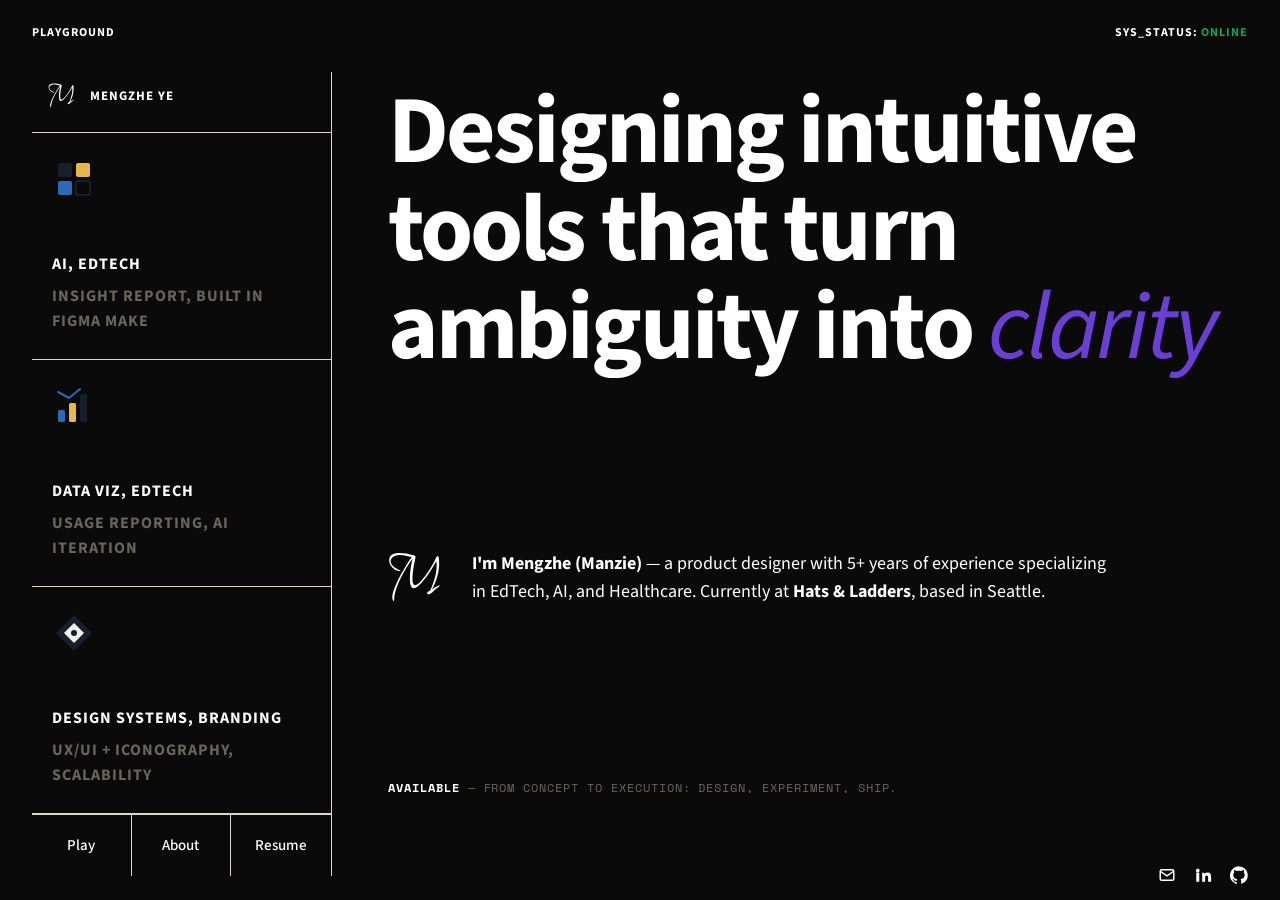
<file: index.html>
<!DOCTYPE html>
<html lang="en">
<head>
  <meta charset="UTF-8">
  <meta name="viewport" content="width=device-width, initial-scale=1.0">
  <title>Mengzhe Ye — Thoughtful Creative</title>
  <link rel="stylesheet" href="styles.css">
</head>
<body>

  <div class="topbar">
    <span>PLAYGROUND</span>
    <span>SYS_STATUS: <span class="status-online">ONLINE</span></span>
  </div>

  <div class="app">

    <!-- SIDEBAR -->
    <aside class="sidebar">

      <div class="brand">
        <div class="brand-logo"></div>
        <div class="brand-name">MENGZHE YE</div>
      </div>

      <div class="cards">

        <div class="card-wrap">
          <a class="card" href="climber-insight-report/" data-project="imagegen">
            <div class="card-logo">
              <svg viewBox="0 0 44 44" fill="none">
                <rect x="6" y="6" width="14" height="14" rx="2" fill="#17202a"/>
                <rect x="24" y="6" width="14" height="14" rx="2" fill="#e8b64a"/>
                <rect x="6" y="24" width="14" height="14" rx="2" fill="#2F68B7"/>
                <rect x="24" y="24" width="14" height="14" rx="2" stroke="#17202a" stroke-width="2"/>
              </svg>
            </div>
            <div class="card-meta">
              <span class="tags">AI, EDTECH</span>
              INSIGHT REPORT, BUILT IN FIGMA MAKE
            </div>
          </a>
          <div class="view-projects">→</div>
        </div>

        <div class="card-wrap">
          <a class="card" href="students-usage-report/" data-project="usage">
            <div class="card-logo">
              <!-- Ascending bars: the report is a usage trend, read at a glance. -->
              <svg viewBox="0 0 44 44" fill="none">
                <rect x="6" y="26" width="7" height="12" rx="1.5" fill="#2F68B7"/>
                <rect x="17" y="19" width="7" height="19" rx="1.5" fill="#e8b64a"/>
                <rect x="28" y="10" width="7" height="28" rx="1.5" fill="#17202a"/>
                <path d="M6 8 L17 14 L28 5" stroke="#2F68B7" stroke-width="2" stroke-linecap="round" stroke-linejoin="round"/>
              </svg>
            </div>
            <div class="card-meta">
              <span class="tags">DATA VIZ, EDTECH</span>
              USAGE REPORTING, AI ITERATION
            </div>
          </a>
          <div class="view-projects">→</div>
        </div>

        <div class="card-wrap">
          <div class="card" data-project="icons">
            <div class="card-logo">
              <svg viewBox="0 0 44 44" fill="none">
                <path d="M22 4 L40 22 L22 40 L4 22 Z" fill="#17202a"/>
                <path d="M22 12 L32 22 L22 32 L12 22 Z" fill="#f4f1ea"/>
                <circle cx="22" cy="22" r="3" fill="#17202a"/>
              </svg>
            </div>
            <div class="card-meta">
              <span class="tags">DESIGN SYSTEMS, BRANDING</span>
              UX/UI + ICONOGRAPHY, SCALABILITY
            </div>
          </div>
          <div class="view-projects">→</div>
        </div>

      </div>

      <nav class="bottom-nav">
        <a href="#play">Play</a>
        <a href="#about">About</a>
        <a href="#resume">Resume</a>
      </nav>

    </aside>

    <!-- MAIN PANEL -->
    <main class="main">

      <div class="hero" id="hero">
        <h1 class="hero-statement">
          <span class="line"><span>Designing intuitive</span></span>
          <span class="line"><span>tools that turn</span></span>
          <span class="line"><span>ambiguity into <em>clarity</em></span></span>
        </h1>
        <div class="hero-intro">
          <div class="hero-avatar" aria-hidden="true"></div>
          <p class="hero-intro-text">
            <strong>I'm Mengzhe (Manzie)</strong> — a product designer with 5+ years of experience specializing in EdTech, AI, and Healthcare. Currently at <strong>Hats &amp; Ladders</strong>, based in Seattle.
          </p>
        </div>
        <div class="hero-meta">
          <strong>Available</strong> — From concept to execution: design, experiment, ship.
        </div>
      </div>

      <!-- Project previews (shown on card hover) -->
      <div class="preview" data-preview="imagegen">
        <div class="preview-bg" style="background:
          radial-gradient(circle at 75% 25%, rgba(232,182,74,0.85), transparent 55%),
          radial-gradient(circle at 25% 75%, rgba(47,104,183,0.85), transparent 55%),
          linear-gradient(135deg, #1a1d2b 0%, #3b2a12 100%);"></div>
        <div class="preview-scrim"></div>
        <div class="preview-content">
          <div class="preview-main">
            <h2 class="preview-title">Climber Insight Report</h2>
            <p class="preview-desc">
              Raw AI signals about each Climber's career-readiness journey, turned into a
              clear educator-facing artifact — <strong>prototyped end-to-end in Figma Make</strong>
              so stakeholders could click through it instead of reading a deck.
            </p>
            <hr class="preview-rule">
            <dl class="preview-meta">
              <div><dt>Role</dt><dd>Lead Designer</dd></div>
              <div><dt>Team</dt><dd>Insights &amp; Reporting</dd></div>
              <div><dt>Timeline</dt><dd>3 weeks</dd></div>
            </dl>
          </div>
          <div class="preview-aside">
            <div class="preview-media">
              <!-- 5.4 MB: src is attached on first hover, not on page load. -->
              <video data-src="images/climber-insight-report/report-video-01.mp4"
                     loop muted playsinline preload="none"></video>
            </div>
            <span class="preview-cta">View case study <span class="arrow" aria-hidden="true">&rarr;</span></span>
          </div>
        </div>
      </div>

      <div class="preview" data-preview="usage">
        <div class="preview-bg" style="background:
          radial-gradient(circle at 20% 30%, rgba(47,104,183,0.9), transparent 45%),
          radial-gradient(circle at 80% 20%, rgba(232,182,74,0.75), transparent 50%),
          radial-gradient(circle at 60% 80%, rgba(23,32,42,0.95), transparent 60%),
          linear-gradient(135deg, #0c1a2e 0%, #1b3a63 100%);"></div>
        <div class="preview-scrim"></div>
        <div class="preview-content">
          <div class="preview-main">
            <h2 class="preview-title">Students Usage Report</h2>
            <p class="preview-desc">
              Four metrics that mean the same thing at every level, carrying a reader from a
              district rollup down to <strong>a named student and a last-activity date</strong>
              — while showing each role only the students they're allowed to see.
            </p>
            <hr class="preview-rule">
            <dl class="preview-meta">
              <div><dt>Role</dt><dd>Product Designer</dd></div>
              <div><dt>For</dt><dd>Coaches &amp; Admins</dd></div>
              <div><dt>Views</dt><dd>District → School → Climber</dd></div>
            </dl>
          </div>
          <div class="preview-aside">
            <div class="preview-media">
              <!-- Nav-rail cropped out so the report is legible at card size. -->
              <img src="images/students-usage-report/school-view-card.png"
                   alt="Students Usage Report, school view"
                   loading="lazy" width="1600" height="960">
            </div>
            <span class="preview-cta">View case study <span class="arrow" aria-hidden="true">&rarr;</span></span>
          </div>
        </div>
      </div>

      <div class="preview" data-preview="icons">
        <div class="preview-bg" style="background:
          radial-gradient(circle at 30% 30%, rgba(47,104,183,0.8), transparent 55%),
          radial-gradient(circle at 70% 70%, rgba(244,241,234,0.2), transparent 55%),
          linear-gradient(135deg, #0f1420 0%, #26304a 100%);"></div>
        <div class="preview-scrim"></div>
        <div class="preview-content">
          <div class="preview-main">
            <h2 class="preview-title">Scalable Icon System</h2>
            <p class="preview-desc">
              A unified iconography library across web, mobile, and docs —
              <strong>400+ icons on one token system</strong>, with the guidelines and
              asset pipeline to keep it that way.
            </p>
            <hr class="preview-rule">
            <dl class="preview-meta">
              <div><dt>Role</dt><dd>Design Systems Lead</dd></div>
              <div><dt>Focus</dt><dd>Design systems, branding</dd></div>
            </dl>
          </div>
          <div class="preview-aside">
            <div class="preview-media preview-media--swatch" style="background:
              radial-gradient(circle at 32% 30%, rgba(47,104,183,0.85), transparent 58%),
              radial-gradient(circle at 72% 72%, rgba(244,241,234,0.22), transparent 55%),
              linear-gradient(140deg, #0f1420 0%, #26304a 100%);"></div>
          </div>
        </div>
      </div>

    </main>
  </div>

  <footer class="footer">
    <div class="socials">
      <a href="mailto:mengzheye@gmail.com" aria-label="Email">
        <svg viewBox="0 0 24 24" fill="none" stroke="currentColor" stroke-width="2"><rect x="3" y="5" width="18" height="14" rx="2"/><path d="M3 7l9 6 9-6"/></svg>
      </a>
      <a href="#" aria-label="LinkedIn">
        <svg viewBox="0 0 24 24" fill="currentColor"><path d="M4.98 3.5a2.5 2.5 0 11.02 5 2.5 2.5 0 01-.02-5zM3 9h4v12H3V9zm7 0h3.8v1.7h.1c.5-1 1.9-2 3.9-2 4.2 0 5 2.7 5 6.3V21h-4v-5.3c0-1.3 0-3-1.8-3s-2.1 1.4-2.1 2.9V21h-4V9z"/></svg>
      </a>
      <a href="https://github.com/mengzheye" aria-label="GitHub">
        <svg viewBox="0 0 24 24" fill="currentColor"><path d="M12 .5a12 12 0 00-3.8 23.4c.6.1.8-.3.8-.6v-2.1c-3.3.7-4-1.6-4-1.6-.5-1.4-1.3-1.8-1.3-1.8-1.1-.7.1-.7.1-.7 1.2.1 1.8 1.2 1.8 1.2 1.1 1.8 2.8 1.3 3.5 1 .1-.8.4-1.3.7-1.6-2.6-.3-5.4-1.3-5.4-5.9 0-1.3.5-2.4 1.2-3.2-.1-.3-.5-1.5.1-3.2 0 0 1-.3 3.3 1.2a11.4 11.4 0 016 0c2.3-1.5 3.3-1.2 3.3-1.2.7 1.7.2 2.9.1 3.2.8.8 1.2 1.9 1.2 3.2 0 4.6-2.8 5.6-5.5 5.9.4.4.8 1.1.8 2.2v3.3c0 .3.2.7.8.6A12 12 0 0012 .5z"/></svg>
      </a>
    </div>
  </footer>

  <script>
    // Hovering a sidebar card swaps the hero for that project's preview.
    const cards = document.querySelectorAll('.card');
    const hero = document.getElementById('hero');
    const previews = document.querySelectorAll('.preview');

    // Preview videos are heavy, so they load on first hover and pause when hidden.
    function setVideo(preview, playing) {
      const video = preview.querySelector('video');
      if (!video) return;
      if (playing) {
        if (video.dataset.src) {
          video.src = video.dataset.src;
          delete video.dataset.src;
        }
        video.play().catch(() => {});
      } else {
        video.pause();
      }
    }

    function show(projectId) {
      hero.classList.add('hidden');
      previews.forEach(p => {
        const on = p.dataset.preview === projectId;
        p.classList.toggle('active', on);
        setVideo(p, on);
      });
    }
    function reset() {
      hero.classList.remove('hidden');
      previews.forEach(p => {
        p.classList.remove('active');
        setVideo(p, false);
      });
    }

    cards.forEach(card => {
      card.addEventListener('mouseenter', () => show(card.dataset.project));
      card.addEventListener('mouseleave', reset);
      card.addEventListener('focus', () => show(card.dataset.project));
      card.addEventListener('blur', reset);
    });
  </script>
</body>
</html>
</file>
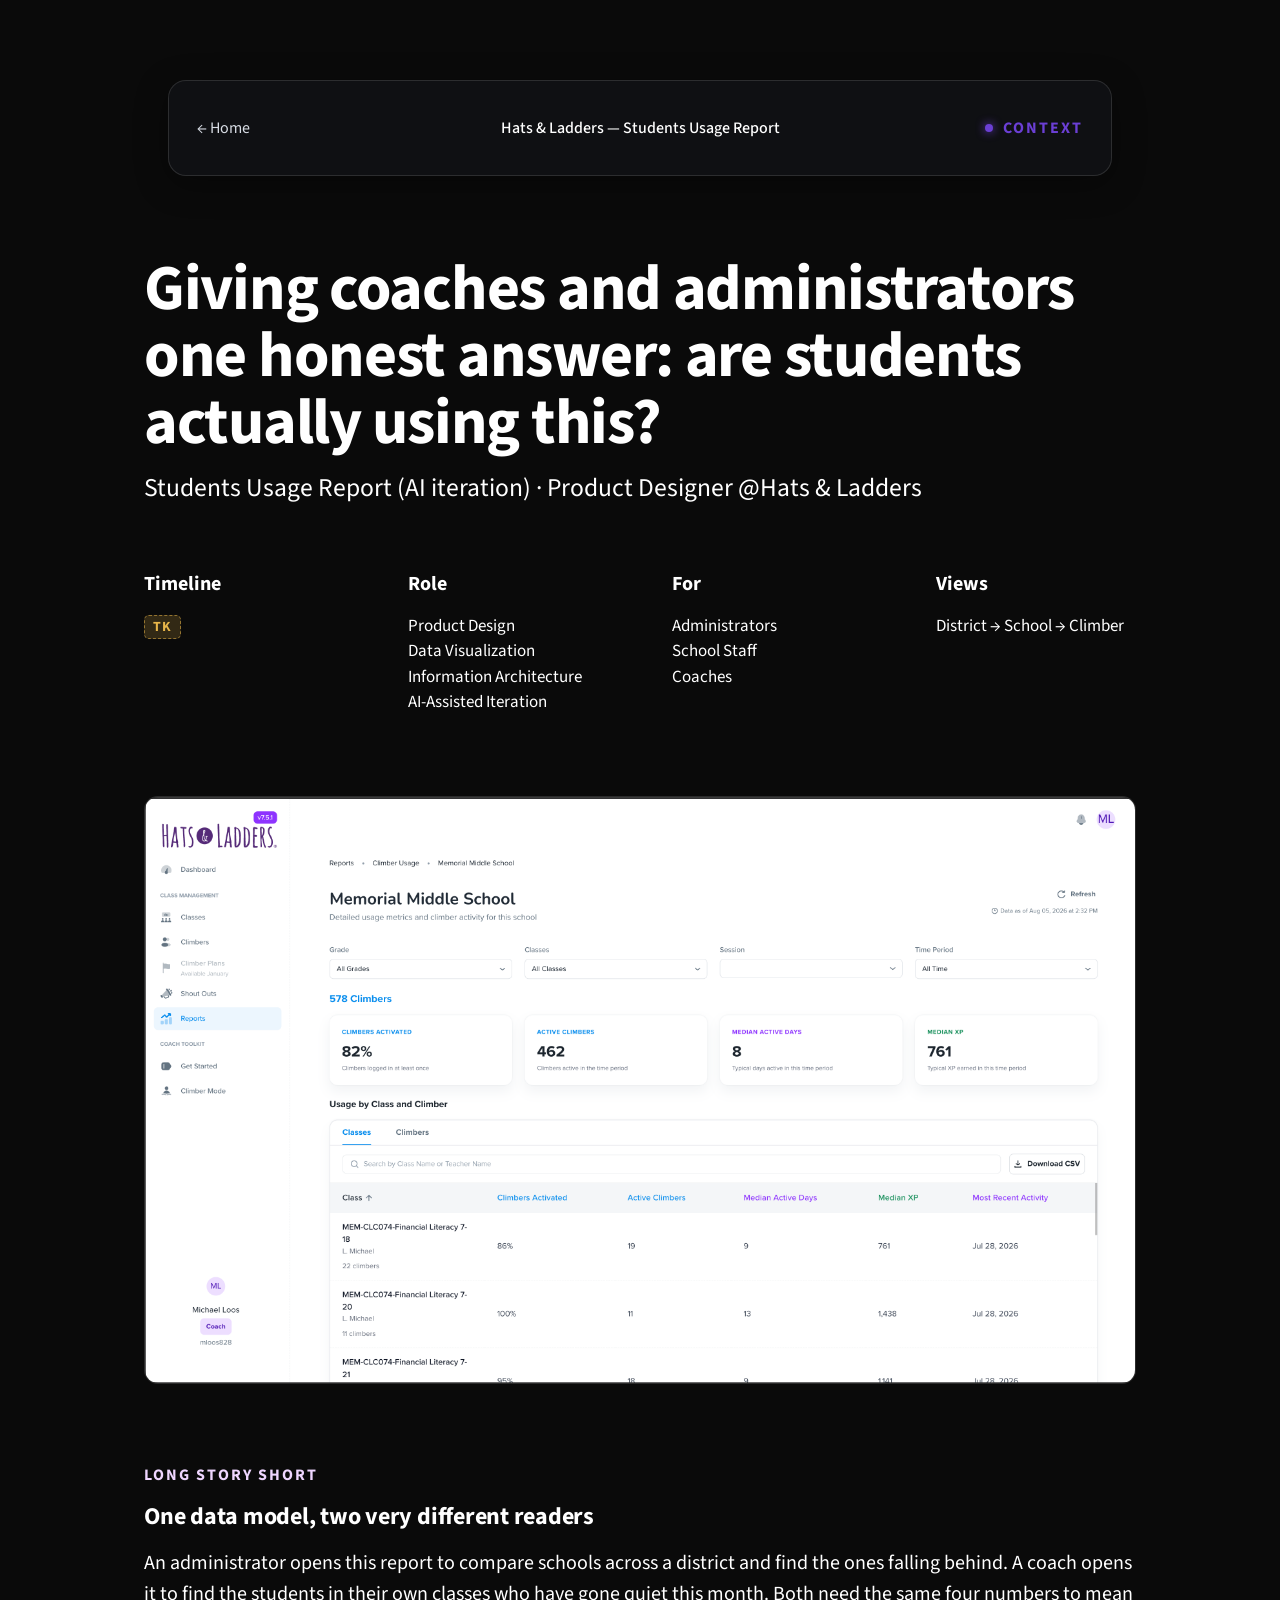
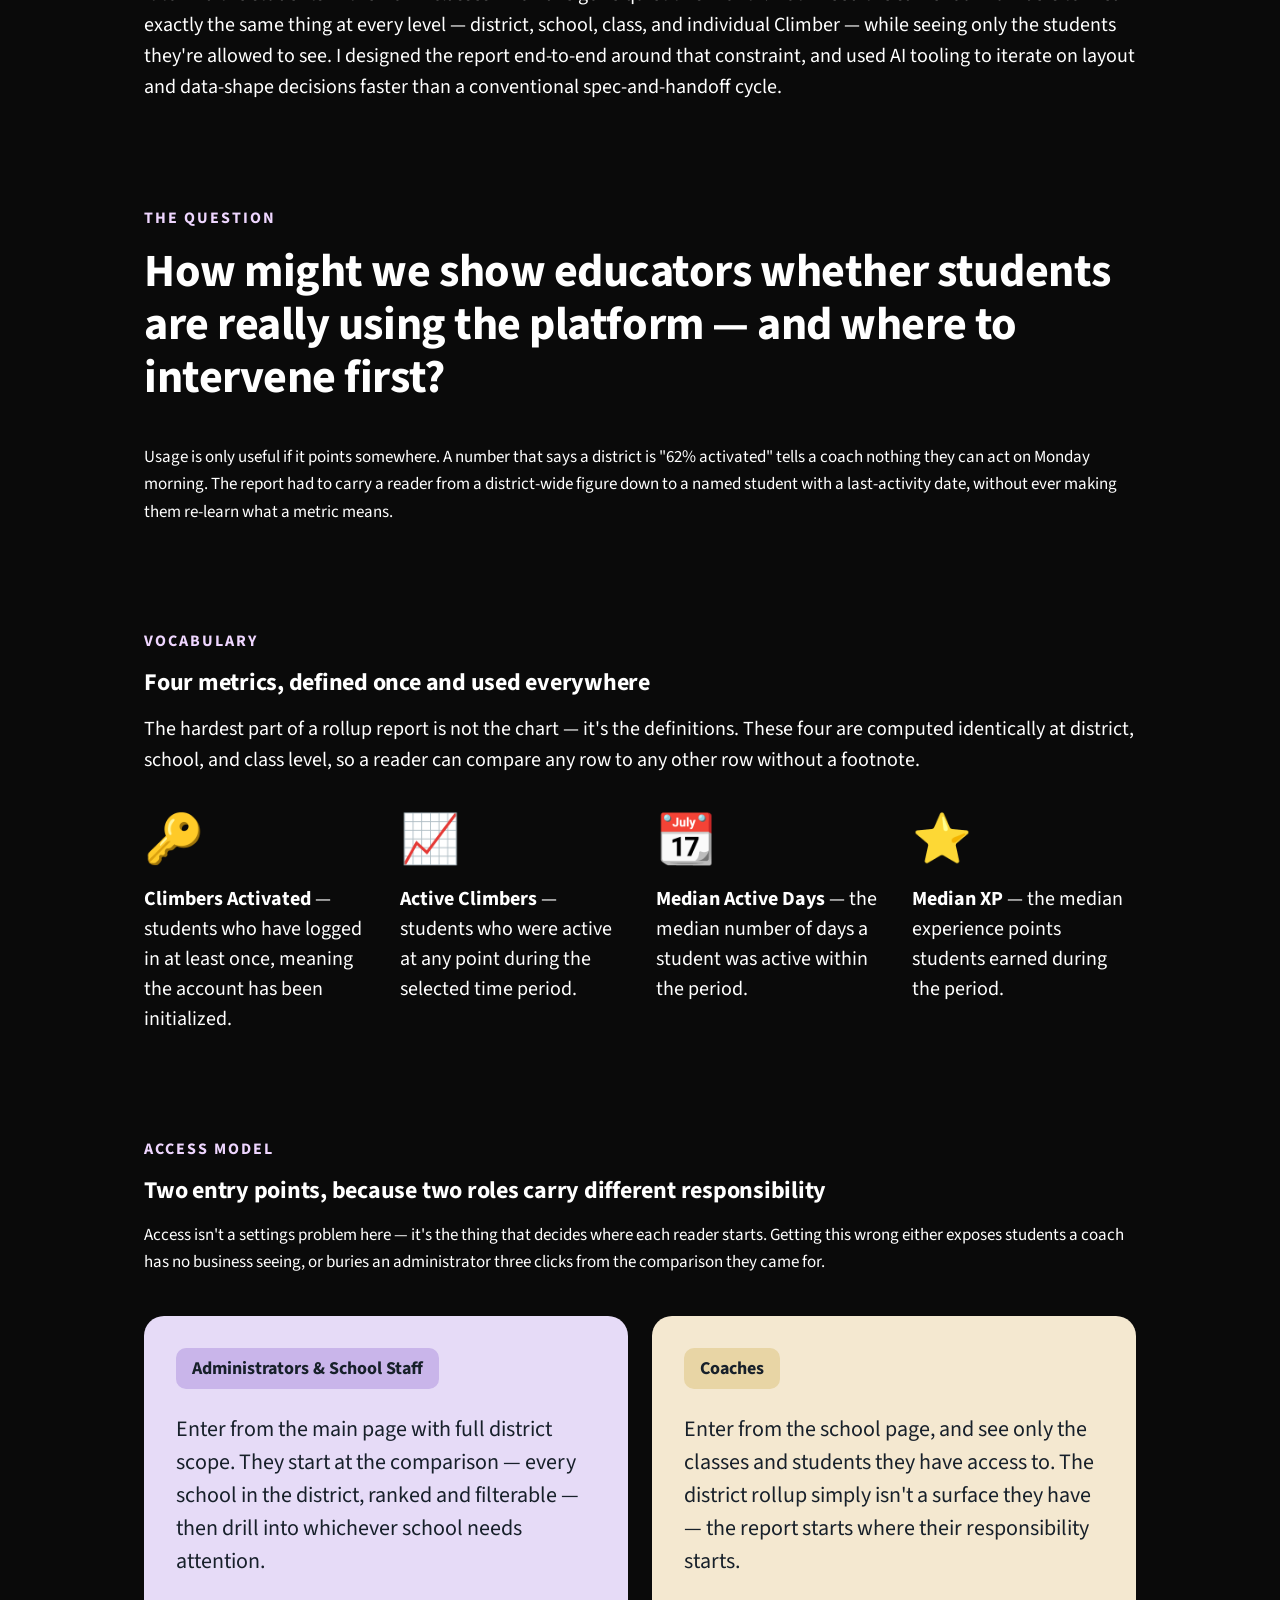
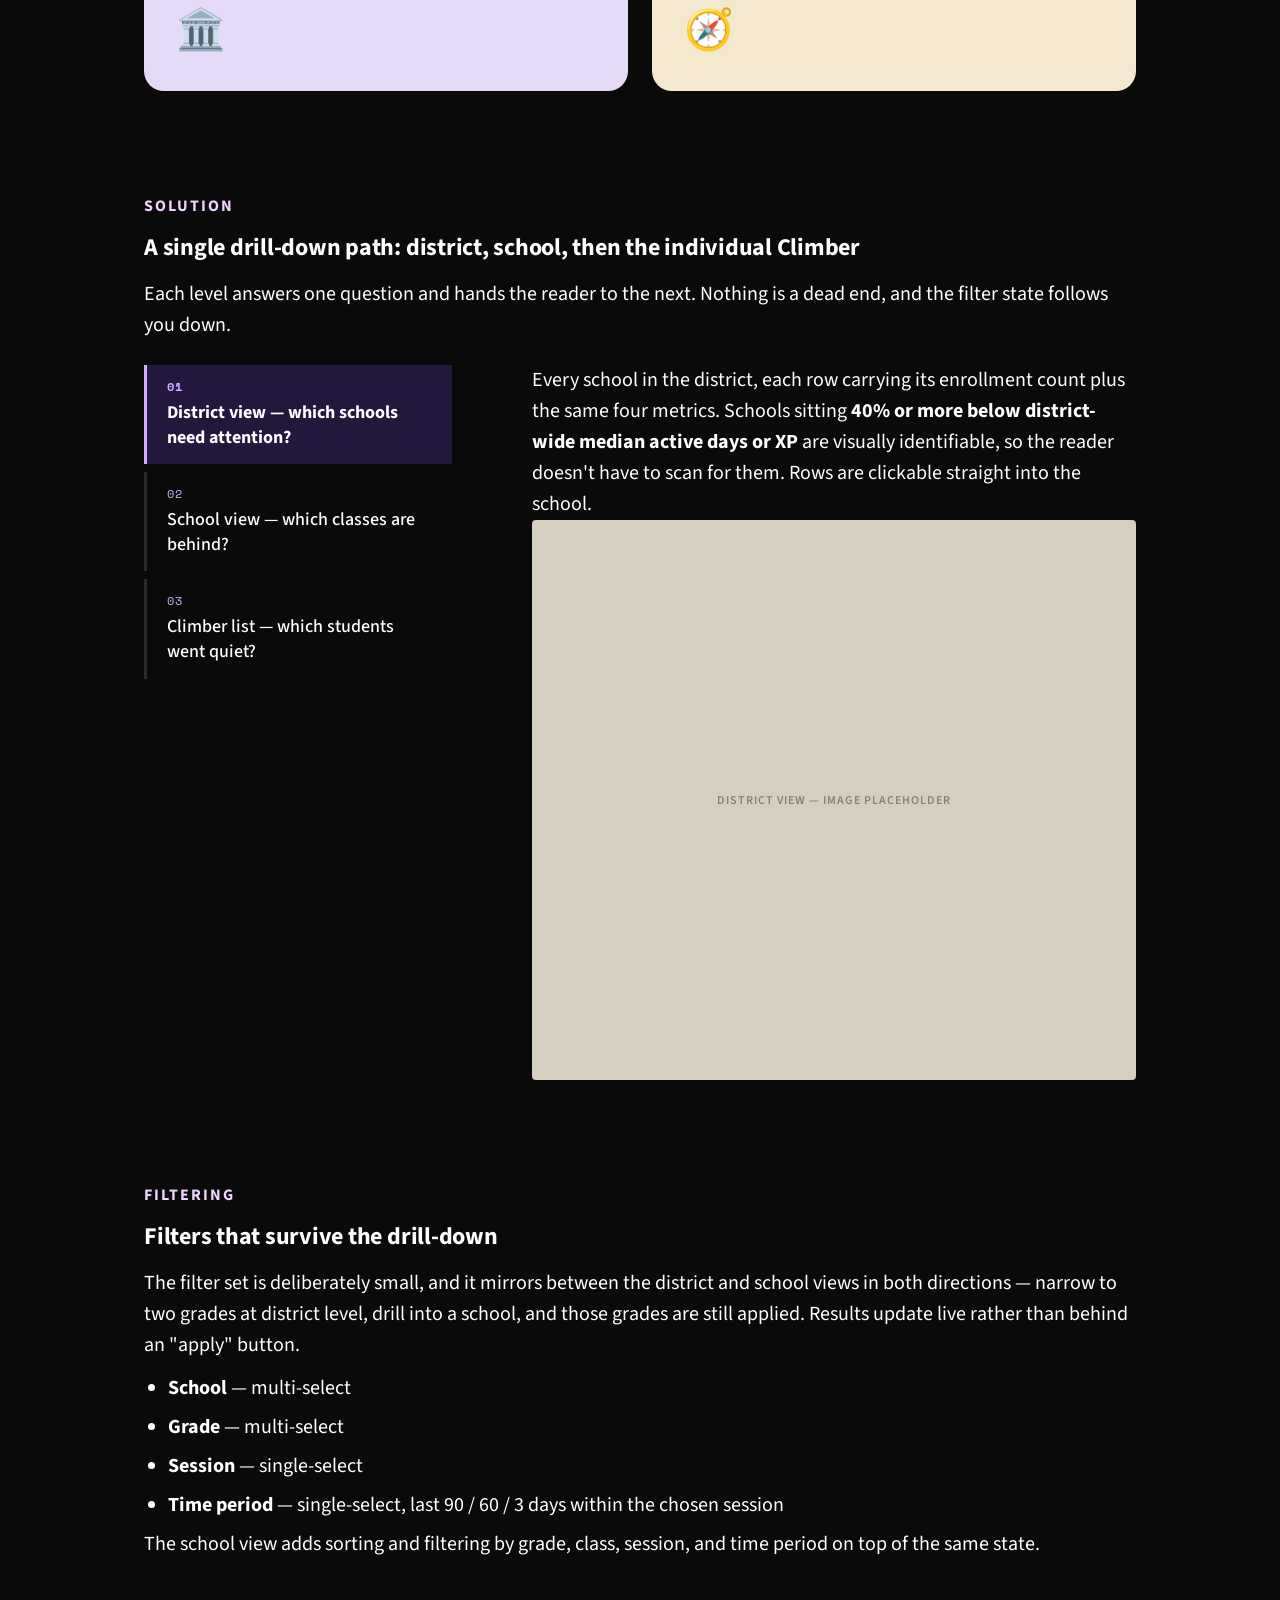
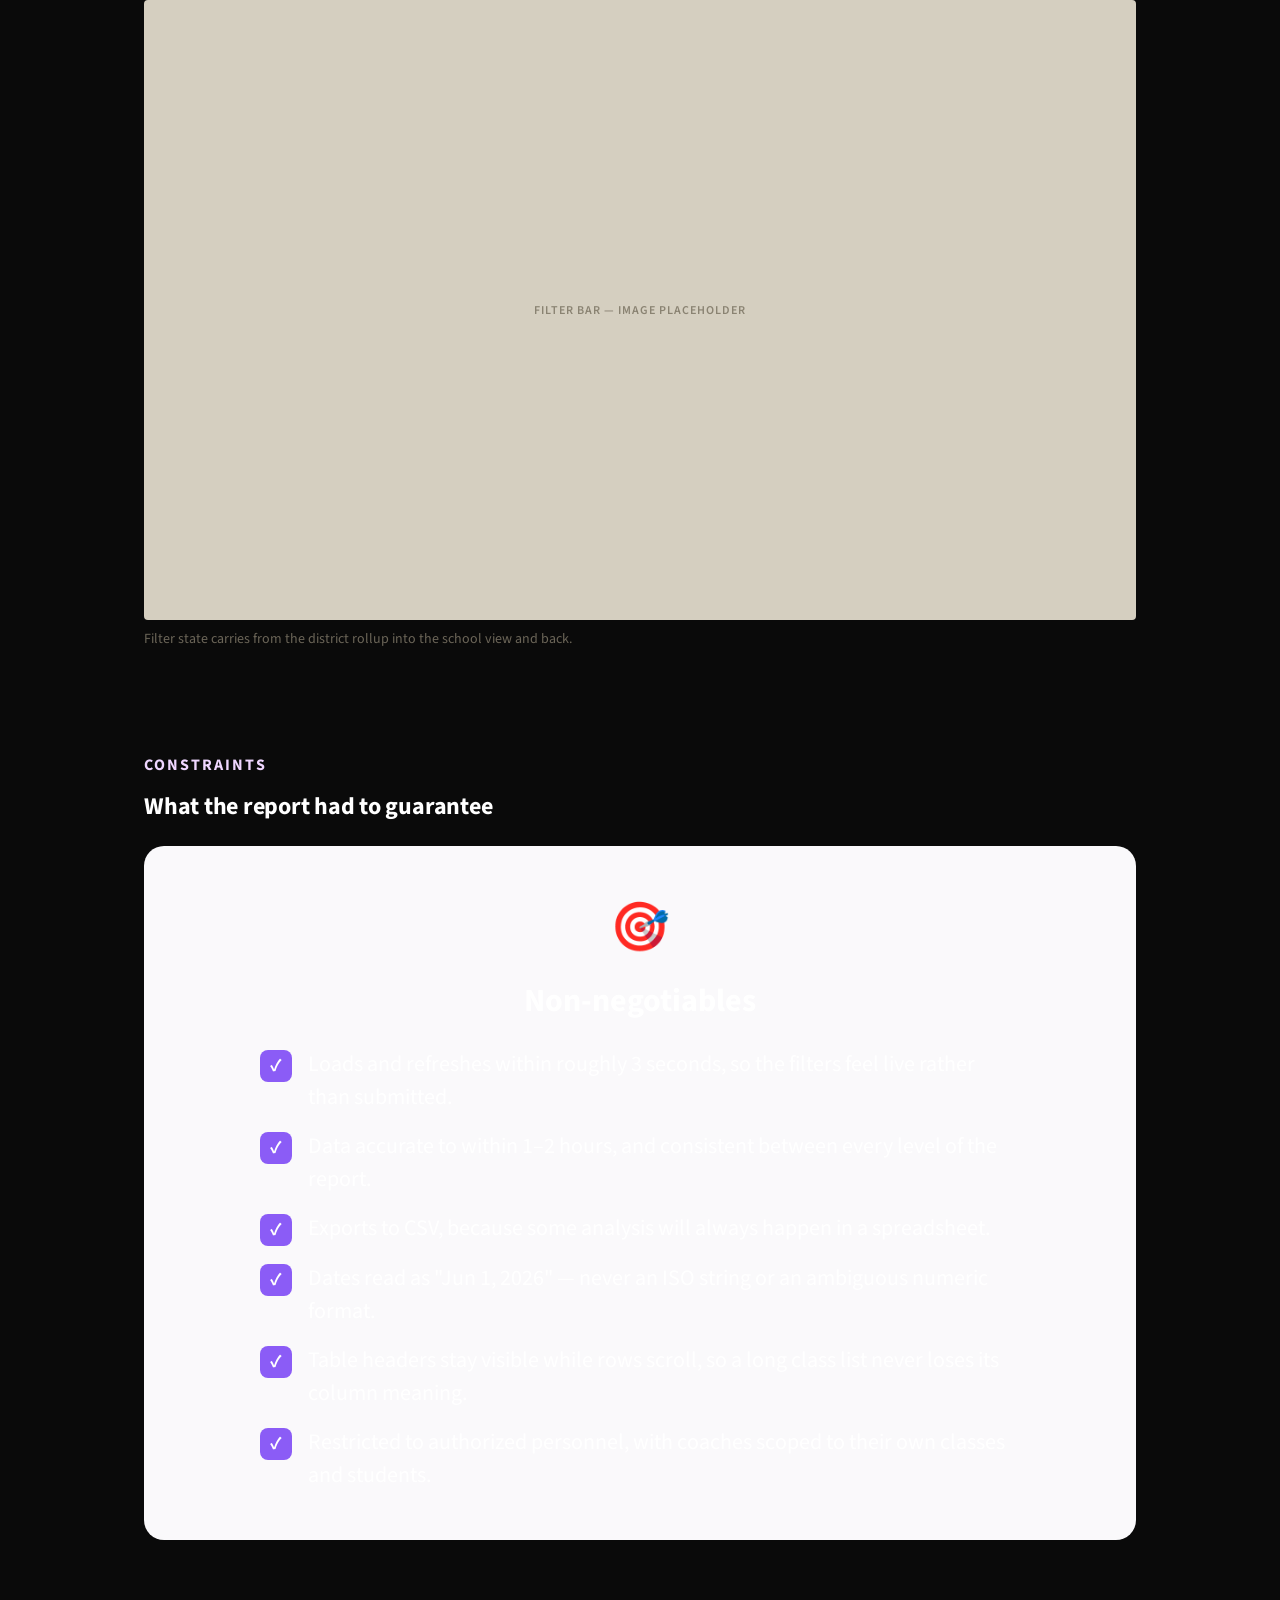
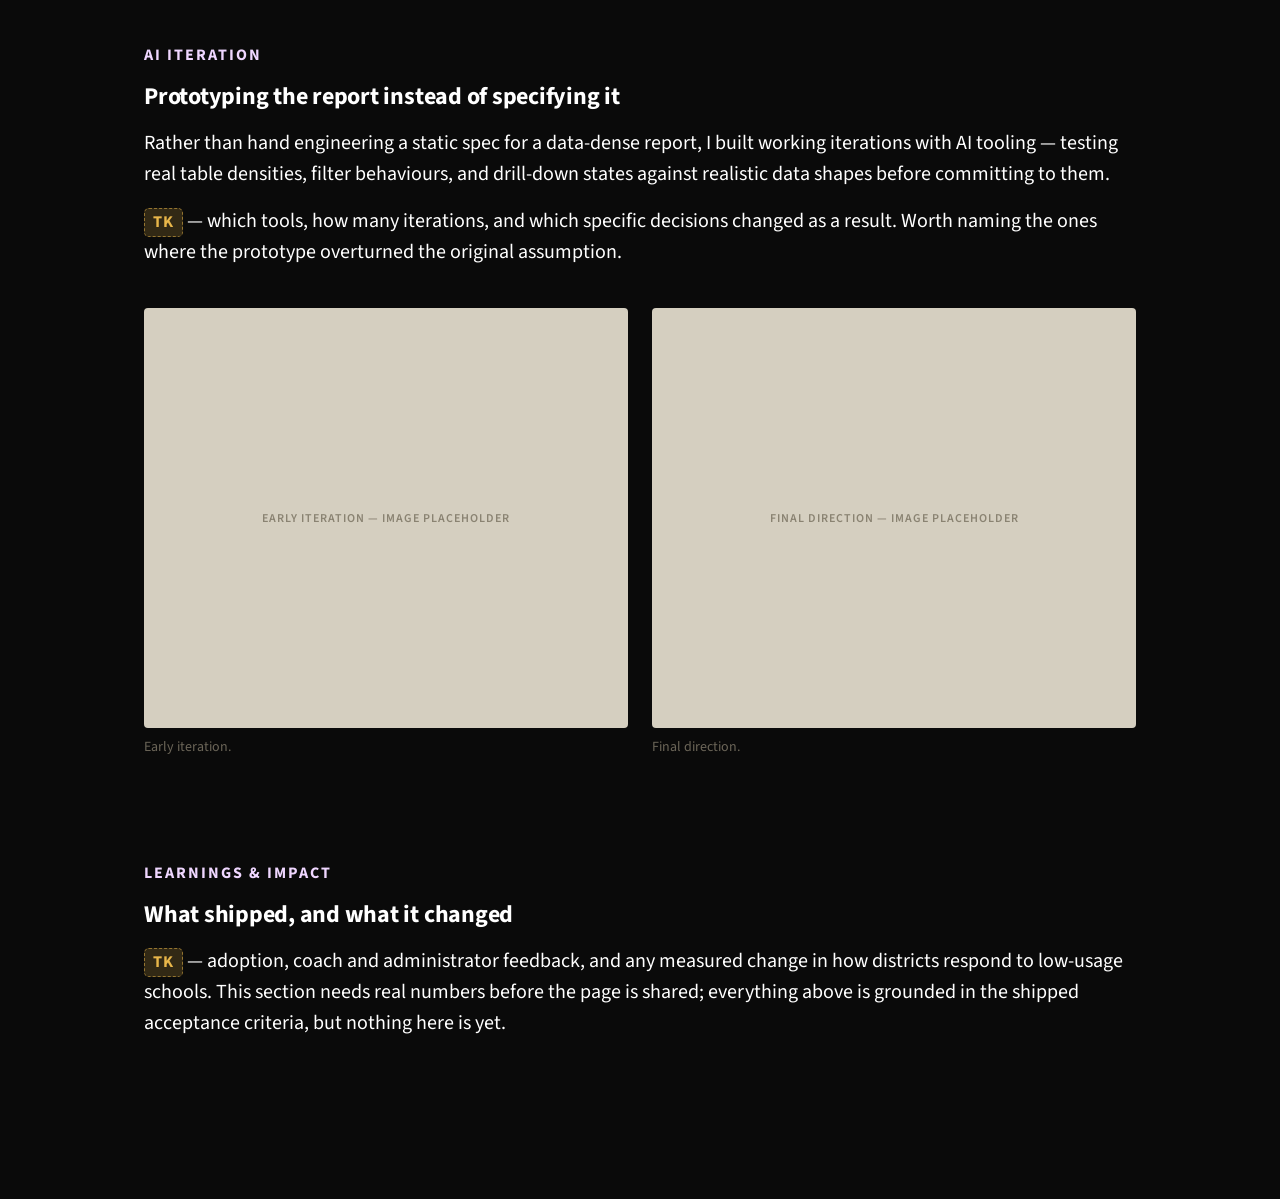
<file: students-usage-report/index.html>
<!DOCTYPE html>
<html lang="en" class="case-page">
<head>
  <meta charset="UTF-8">
  <meta name="viewport" content="width=device-width, initial-scale=1.0">
  <title>Students Usage Report — Mengzhe Ye</title>
  <link rel="stylesheet" href="../styles.css">
</head>
<body>

<div class="case-study" id="case-usage">
  <div class="case-study-inner">

    <nav class="cs-topnav">
      <div class="cs-topnav-left">
        <a class="cs-topnav-back" href="../" aria-label="Back to home">← Home</a>
      </div>
      <div class="cs-topnav-center">Hats &amp; Ladders — Students Usage Report</div>
      <div class="cs-topnav-right">Context</div>
    </nav>

    <section class="cs-header">
      <h1 class="cs-title">Giving coaches and administrators one honest answer: are students actually using this?</h1>
      <p class="cs-subtitle">Students Usage Report (AI iteration) · Product Designer @Hats &amp; Ladders</p>

      <div class="cs-facts">
        <div>
          <h4>Timeline</h4>
          <p><span class="tk">TK</span></p>
        </div>
        <div>
          <h4>Role</h4>
          <ul>
            <li>Product Design</li>
            <li>Data Visualization</li>
            <li>Information Architecture</li>
            <li>AI-Assisted Iteration</li>
          </ul>
        </div>
        <div>
          <h4>For</h4>
          <ul>
            <li>Administrators</li>
            <li>School Staff</li>
            <li>Coaches</li>
          </ul>
        </div>
        <div>
          <h4>Views</h4>
          <p>District → School → Climber</p>
        </div>
      </div>
    </section>

    <figure class="cs-hero-shot">
      <img src="../images/students-usage-report/school-view.png"
           alt="Students Usage Report, school view: four metric cards for Climbers Activated, Active Climbers, Median Active Days and Median XP, above a searchable class table."
           width="3068" height="1818">
    </figure>

    <!-- LONG STORY SHORT -->
    <section class="cs-contribution">
      <div class="cs-impact-sub">Long story short</div>
      <h2 class="cs-impact-heading">One data model, two very different readers</h2>
      <p class="cs-contribution-body">
        An administrator opens this report to compare schools across a district and find the
        ones falling behind. A coach opens it to find the students in their own classes who
        have gone quiet this month. Both need the same four numbers to mean exactly the same
        thing at every level — district, school, class, and individual Climber — while seeing
        only the students they're allowed to see. I designed the report end-to-end around that
        constraint, and used AI tooling to iterate on layout and data-shape decisions faster
        than a conventional spec-and-handoff cycle.
      </p>
    </section>

    <!-- GUIDING QUESTION -->
    <section class="cs-section">
      <div class="cs-impact-sub">The question</div>
      <h2 class="cs-headline">How might we show educators whether students are really using the platform — and where to intervene first?</h2>
      <p class="cs-body">
        Usage is only useful if it points somewhere. A number that says a district is "62%
        activated" tells a coach nothing they can act on Monday morning. The report had to
        carry a reader from a district-wide figure down to a named student with a last-activity
        date, without ever making them re-learn what a metric means.
      </p>
    </section>

    <!-- THE FOUR METRICS -->
    <section class="cs-section">
      <div class="cs-impact-sub">Vocabulary</div>
      <h2 class="cs-impact-heading">Four metrics, defined once and used everywhere</h2>
      <div class="cs-section-body">
        <p>
          The hardest part of a rollup report is not the chart — it's the definitions. These
          four are computed identically at district, school, and class level, so a reader can
          compare any row to any other row without a footnote.
        </p>
      </div>
      <div class="cs-insight-grid">
        <div class="cs-insight-card">
          <div class="cs-insight-icon">🔑</div>
          <p class="cs-insight-text">
            <strong>Climbers Activated</strong> — students who have logged in at least once,
            meaning the account has been initialized.
          </p>
        </div>
        <div class="cs-insight-card">
          <div class="cs-insight-icon">📈</div>
          <p class="cs-insight-text">
            <strong>Active Climbers</strong> — students who were active at any point during
            the selected time period.
          </p>
        </div>
        <div class="cs-insight-card">
          <div class="cs-insight-icon">📆</div>
          <p class="cs-insight-text">
            <strong>Median Active Days</strong> — the median number of days a student was
            active within the period.
          </p>
        </div>
        <div class="cs-insight-card">
          <div class="cs-insight-icon">⭐</div>
          <p class="cs-insight-text">
            <strong>Median XP</strong> — the median experience points students earned during
            the period.
          </p>
        </div>
      </div>
    </section>

    <!-- WHO SEES WHAT -->
    <section class="cs-section">
      <div class="cs-impact-sub">Access model</div>
      <h2 class="cs-impact-heading">Two entry points, because two roles carry different responsibility</h2>
      <p class="cs-body">
        Access isn't a settings problem here — it's the thing that decides where each reader
        starts. Getting this wrong either exposes students a coach has no business seeing, or
        buries an administrator three clicks from the comparison they came for.
      </p>
      <div class="cs-callouts">
        <div class="cs-callout cs-callout--purple">
          <span class="cs-callout-tag">Administrators &amp; School Staff</span>
          <p class="cs-callout-body">
            Enter from the main page with full district scope. They start at the comparison —
            every school in the district, ranked and filterable — then drill into whichever
            school needs attention.
          </p>
          <div class="cs-callout-icon">🏛️</div>
        </div>
        <div class="cs-callout cs-callout--cream">
          <span class="cs-callout-tag">Coaches</span>
          <p class="cs-callout-body">
            Enter from the school page, and see only the classes and students they have access
            to. The district rollup simply isn't a surface they have — the report starts where
            their responsibility starts.
          </p>
          <div class="cs-callout-icon">🧭</div>
        </div>
      </div>
    </section>

    <!-- THE THREE VIEWS -->
    <section class="cs-section">
      <div class="cs-impact-sub">Solution</div>
      <h2 class="cs-impact-heading">A single drill-down path: district, school, then the individual Climber</h2>
      <div class="cs-section-body">
        <p>
          Each level answers one question and hands the reader to the next. Nothing is a
          dead end, and the filter state follows you down.
        </p>
      </div>
      <div class="cs-split" data-tab-group="views">
        <div class="cs-split-left">
          <div class="cs-tabs" role="tablist">
            <button class="cs-tab is-active" data-tab="0" role="tab"><span class="cs-tab-num">01</span>District view — which schools need attention?</button>
            <button class="cs-tab" data-tab="1" role="tab"><span class="cs-tab-num">02</span>School view — which classes are behind?</button>
            <button class="cs-tab" data-tab="2" role="tab"><span class="cs-tab-num">03</span>Climber list — which students went quiet?</button>
          </div>
        </div>
        <div class="cs-split-right">
          <div class="cs-tab-panel is-active" data-panel="0">
            <div class="cs-section-body">
              <p>
                Every school in the district, each row carrying its enrollment count plus the
                same four metrics. Schools sitting <strong>40% or more below district-wide
                median active days or XP</strong> are visually identifiable, so the reader
                doesn't have to scan for them. Rows are clickable straight into the school.
              </p>
            </div>
            <div class="cs-image"><div class="cs-image-box" style="height: 560px;">District view — image placeholder</div></div>
          </div>
          <div class="cs-tab-panel" data-panel="1">
            <div class="cs-section-body">
              <p>
                School-level aggregates on the same four metrics, then every class in the
                school with its own Climbers Activated, Active Climbers, Median Active Days,
                Median XP, and <strong>Most Recent Activity</strong>. Searchable by class name
                or teacher name.
              </p>
            </div>
            <div class="cs-image"><div class="cs-image-box" style="height: 560px;">School view — image placeholder</div></div>
          </div>
          <div class="cs-tab-panel" data-panel="2">
            <div class="cs-section-body">
              <p>
                A separate tab listing every Climber at the school: first and last name,
                student ID, class, activation date, last activity date, active days, and XP
                earned. Searchable by first name, last name, or student ID — because a coach
                usually arrives already knowing who they're worried about.
              </p>
            </div>
            <div class="cs-image"><div class="cs-image-box" style="height: 560px;">Climber list — image placeholder</div></div>
          </div>
        </div>
      </div>
    </section>

    <!-- FILTERS -->
    <section class="cs-section">
      <div class="cs-impact-sub">Filtering</div>
      <h2 class="cs-impact-heading">Filters that survive the drill-down</h2>
      <div class="cs-section-body">
        <p>
          The filter set is deliberately small, and it mirrors between the district and school
          views in both directions — narrow to two grades at district level, drill into a
          school, and those grades are still applied. Results update live rather than behind
          an "apply" button.
        </p>
        <ul>
          <li><strong>School</strong> — multi-select</li>
          <li><strong>Grade</strong> — multi-select</li>
          <li><strong>Session</strong> — single-select</li>
          <li><strong>Time period</strong> — single-select, last 90 / 60 / 3 days within the chosen session</li>
        </ul>
        <p>
          The school view adds sorting and filtering by grade, class, session, and time period
          on top of the same state.
        </p>
      </div>
      <div class="cs-images layout-single">
        <div class="cs-image">
          <div class="cs-image-box" style="height: 620px;">Filter bar — image placeholder</div>
          <div class="cs-image-caption">Filter state carries from the district rollup into the school view and back.</div>
        </div>
      </div>
    </section>

    <!-- CONSTRAINTS -->
    <section class="cs-section">
      <div class="cs-impact-sub">Constraints</div>
      <h2 class="cs-impact-heading">What the report had to guarantee</h2>
      <div class="cs-goal">
        <div class="cs-goal-icon">🎯</div>
        <h3 class="cs-goal-heading">Non-negotiables</h3>
        <ul class="cs-goal-list">
          <li><span class="cs-goal-check">✓</span><span>Loads and refreshes within roughly 3 seconds, so the filters feel live rather than submitted.</span></li>
          <li><span class="cs-goal-check">✓</span><span>Data accurate to within 1–2 hours, and consistent between every level of the report.</span></li>
          <li><span class="cs-goal-check">✓</span><span>Exports to CSV, because some analysis will always happen in a spreadsheet.</span></li>
          <li><span class="cs-goal-check">✓</span><span>Dates read as "Jun 1, 2026" — never an ISO string or an ambiguous numeric format.</span></li>
          <li><span class="cs-goal-check">✓</span><span>Table headers stay visible while rows scroll, so a long class list never loses its column meaning.</span></li>
          <li><span class="cs-goal-check">✓</span><span>Restricted to authorized personnel, with coaches scoped to their own classes and students.</span></li>
        </ul>
      </div>
    </section>

    <!-- AI ITERATION -->
    <section class="cs-section">
      <div class="cs-impact-sub">AI iteration</div>
      <h2 class="cs-impact-heading">Prototyping the report instead of specifying it</h2>
      <div class="cs-section-body">
        <p>
          Rather than hand engineering a static spec for a data-dense report, I built working
          iterations with AI tooling — testing real table densities, filter behaviours, and
          drill-down states against realistic data shapes before committing to them.
        </p>
        <p>
          <span class="tk">TK</span> — which tools, how many iterations, and which specific
          decisions changed as a result. Worth naming the ones where the prototype overturned
          the original assumption.
        </p>
      </div>
      <div class="cs-images layout-2-col">
        <div class="cs-image">
          <div class="cs-image-box" style="height: 420px;">Early iteration — image placeholder</div>
          <div class="cs-image-caption">Early iteration.</div>
        </div>
        <div class="cs-image">
          <div class="cs-image-box" style="height: 420px;">Final direction — image placeholder</div>
          <div class="cs-image-caption">Final direction.</div>
        </div>
      </div>
    </section>

    <!-- LEARNINGS -->
    <section class="cs-section">
      <div class="cs-impact-sub">Learnings &amp; impact</div>
      <h2 class="cs-impact-heading">What shipped, and what it changed</h2>
      <div class="cs-section-body">
        <p>
          <span class="tk">TK</span> — adoption, coach and administrator feedback, and any
          measured change in how districts respond to low-usage schools. This section needs
          real numbers before the page is shared; everything above is grounded in the
          shipped acceptance criteria, but nothing here is yet.
        </p>
      </div>
    </section>

  </div>
</div>

  <script src="../case-study.js"></script>
</body>
</html>
</file>
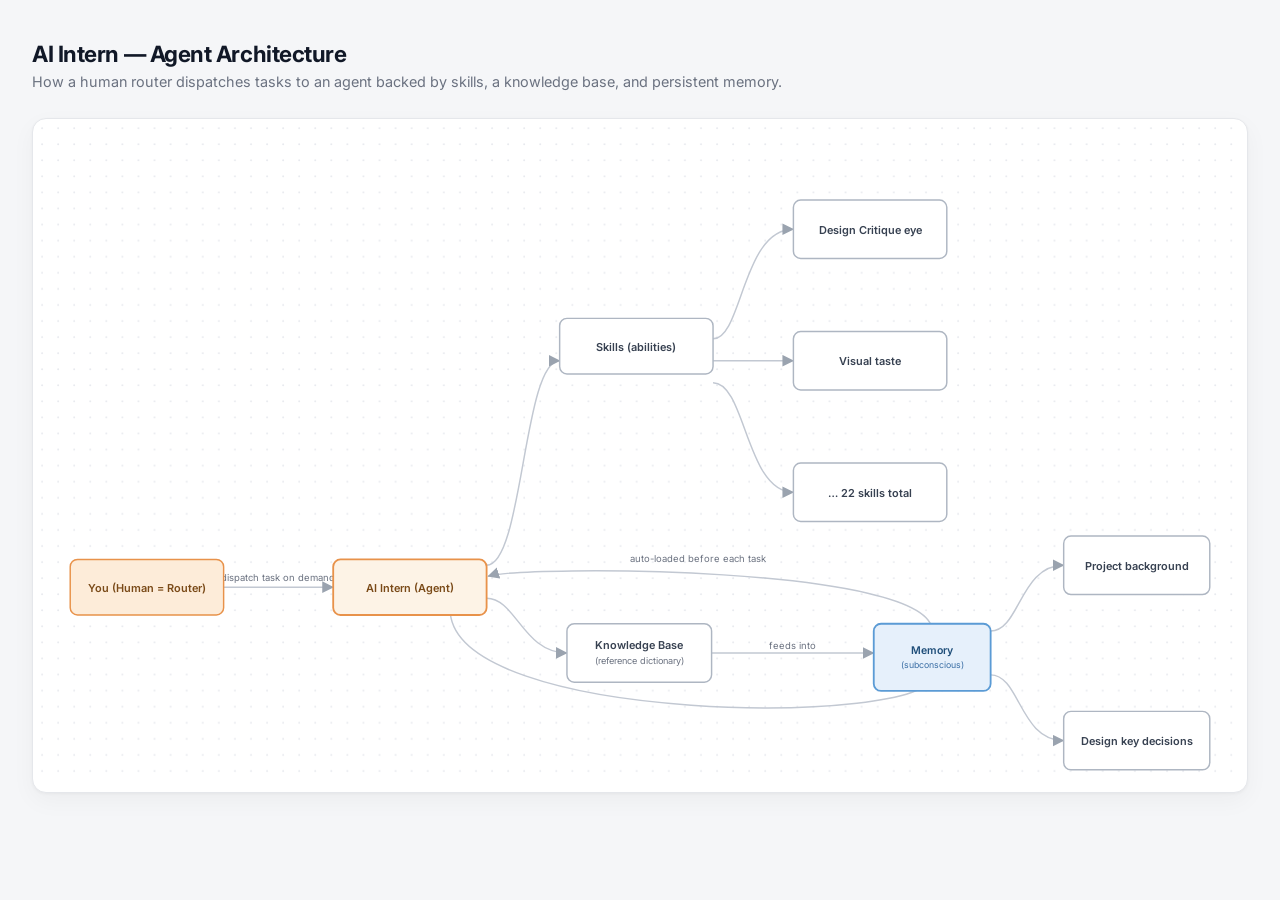
<file: ai-intern-diagram.html>
<!DOCTYPE html>
<html lang="en">
<head>
  <meta charset="UTF-8">
  <meta name="viewport" content="width=device-width, initial-scale=1.0">
  <title>AI Intern — Agent Architecture</title>
  <link href="https://fonts.googleapis.com/css2?family=Inter:wght@400;500;600;700&display=swap" rel="stylesheet">
  <style>
    * { margin: 0; padding: 0; box-sizing: border-box; }
    body {
      font-family: 'Inter', -apple-system, system-ui, sans-serif;
      background: #f5f6f8;
      min-height: 100vh;
      padding: 2.5rem 2rem;
      color: #1f2937;
    }
    .container { max-width: 1280px; margin: 0 auto; }
    .header { margin-bottom: 1.75rem; }
    h1 { font-size: 1.4rem; font-weight: 700; letter-spacing: -0.02em; color: #111827; }
    .subtitle { color: #6b7280; font-size: 0.9rem; margin-top: 0.35rem; }
    .diagram-container {
      background: #ffffff;
      border-radius: 14px;
      border: 1px solid #e5e7eb;
      box-shadow: 0 1px 3px rgba(0,0,0,0.04), 0 8px 24px rgba(0,0,0,0.04);
      padding: 0.5rem;
      overflow-x: auto;
    }
    svg { width: 100%; min-width: 1000px; display: block; }
  </style>
</head>
<body>
  <div class="container">
    <div class="header">
      <h1>AI Intern — Agent Architecture</h1>
      <p class="subtitle">How a human router dispatches tasks to an agent backed by skills, a knowledge base, and persistent memory.</p>
    </div>

    <div class="diagram-container">
      <svg viewBox="0 0 1640 900">
        <defs>
          <marker id="arrow" markerWidth="9" markerHeight="9" refX="7.5" refY="4" orient="auto">
            <path d="M0 0 L8 4 L0 8 Z" fill="#9aa3af"/>
          </marker>
          <marker id="arrowDash" markerWidth="9" markerHeight="9" refX="7.5" refY="4" orient="auto">
            <path d="M0 0 L8 4 L0 8 Z" fill="#b0b7c2"/>
          </marker>
          <pattern id="dots" width="22" height="22" patternUnits="userSpaceOnUse">
            <circle cx="1.5" cy="1.5" r="1.3" fill="#e7e9ee"/>
          </pattern>
        </defs>

        <rect width="1640" height="900" fill="url(#dots)"/>

        <!-- ================= CONNECTORS (drawn first, behind boxes) ================= -->
        <g fill="none" stroke="#c2c8d2" stroke-width="2">
          <!-- You -> Agent -->
          <path d="M250 630 H400" marker-end="url(#arrow)"/>
          <!-- Agent -> Skills -->
          <path d="M610 600 C660 600 660 320 710 320" marker-end="url(#arrow)"/>
          <!-- Skills -> three skill nodes -->
          <path d="M920 290 C960 290 960 140 1030 140" marker-end="url(#arrow)"/>
          <path d="M920 320 H1030" marker-end="url(#arrow)"/>
          <path d="M920 350 C965 350 965 500 1030 500" marker-end="url(#arrow)"/>
          <!-- Agent -> Knowledge Base -->
          <path d="M610 645 C650 645 660 720 720 720" marker-end="url(#arrow)"/>
          <!-- Knowledge Base -> Memory -->
          <path d="M918 720 H1140" marker-end="url(#arrow)"/>
          <!-- Memory -> Agent (auto-loaded, top return) -->
          <path d="M1220 690 C1220 600 660 600 612 615" marker-end="url(#arrow)"/>
          <!-- Agent -> Memory (bottom feed) -->
          <path d="M560 660 C560 820 1220 820 1220 752" marker-end="url(#arrow)"/>
          <!-- Memory -> Project background -->
          <path d="M1300 690 C1340 690 1340 600 1400 600" marker-end="url(#arrow)"/>
          <!-- Memory -> Design key decisions -->
          <path d="M1300 750 C1340 750 1340 840 1400 840" marker-end="url(#arrow)"/>
        </g>

        <!-- edge labels -->
        <g font-family="Inter" font-size="13" fill="#6b7280">
          <text x="325" y="622" text-anchor="middle">dispatch task on demand</text>
          <text x="900" y="595" text-anchor="middle">auto-loaded before each task</text>
          <text x="1029" y="715" text-anchor="middle">feeds into</text>
        </g>

        <!-- ================= NODES ================= -->
        <!-- You (Human = Router) -->
        <rect x="40" y="592" width="210" height="76" rx="10" fill="#fdecd9" stroke="#e8924a" stroke-width="2"/>
        <text x="145" y="636" text-anchor="middle" font-family="Inter" font-size="15" font-weight="600" fill="#7a4a18">You (Human = Router)</text>

        <!-- AI Intern (Agent) -->
        <rect x="400" y="592" width="210" height="76" rx="10" fill="#fdf3e6" stroke="#e8924a" stroke-width="2.5"/>
        <text x="505" y="636" text-anchor="middle" font-family="Inter" font-size="15" font-weight="600" fill="#7a4a18">AI Intern (Agent)</text>

        <!-- Skills (abilities) -->
        <rect x="710" y="262" width="210" height="76" rx="10" fill="#ffffff" stroke="#aeb6c2" stroke-width="2"/>
        <text x="815" y="306" text-anchor="middle" font-family="Inter" font-size="15" font-weight="600" fill="#374151">Skills (abilities)</text>

        <!-- skill leaves -->
        <rect x="1030" y="100" width="210" height="80" rx="10" fill="#ffffff" stroke="#aeb6c2" stroke-width="2"/>
        <text x="1135" y="146" text-anchor="middle" font-family="Inter" font-size="15" font-weight="600" fill="#374151">Design Critique eye</text>

        <rect x="1030" y="280" width="210" height="80" rx="10" fill="#ffffff" stroke="#aeb6c2" stroke-width="2"/>
        <text x="1135" y="326" text-anchor="middle" font-family="Inter" font-size="15" font-weight="600" fill="#374151">Visual taste</text>

        <rect x="1030" y="460" width="210" height="80" rx="10" fill="#ffffff" stroke="#aeb6c2" stroke-width="2"/>
        <text x="1135" y="506" text-anchor="middle" font-family="Inter" font-size="15" font-weight="600" fill="#374151">… 22 skills total</text>

        <!-- Knowledge Base -->
        <rect x="720" y="680" width="198" height="80" rx="10" fill="#ffffff" stroke="#aeb6c2" stroke-width="2"/>
        <text x="819" y="715" text-anchor="middle" font-family="Inter" font-size="15" font-weight="600" fill="#374151">Knowledge Base</text>
        <text x="819" y="735" text-anchor="middle" font-family="Inter" font-size="12.5" fill="#6b7280">(reference dictionary)</text>

        <!-- Memory (subconscious) -->
        <rect x="1140" y="680" width="160" height="92" rx="10" fill="#e6f0fb" stroke="#5b9bd5" stroke-width="2.5"/>
        <text x="1220" y="722" text-anchor="middle" font-family="Inter" font-size="14.5" font-weight="600" fill="#1f4e79">Memory</text>
        <text x="1220" y="740" text-anchor="middle" font-family="Inter" font-size="12" fill="#3a6ea5">(subconscious)</text>

        <!-- Memory leaves -->
        <rect x="1400" y="560" width="200" height="80" rx="10" fill="#ffffff" stroke="#aeb6c2" stroke-width="2"/>
        <text x="1500" y="606" text-anchor="middle" font-family="Inter" font-size="15" font-weight="600" fill="#374151">Project background</text>

        <rect x="1400" y="800" width="200" height="80" rx="10" fill="#ffffff" stroke="#aeb6c2" stroke-width="2"/>
        <text x="1500" y="846" text-anchor="middle" font-family="Inter" font-size="15" font-weight="600" fill="#374151">Design key decisions</text>
      </svg>
    </div>
  </div>
</body>
</html>
</file>
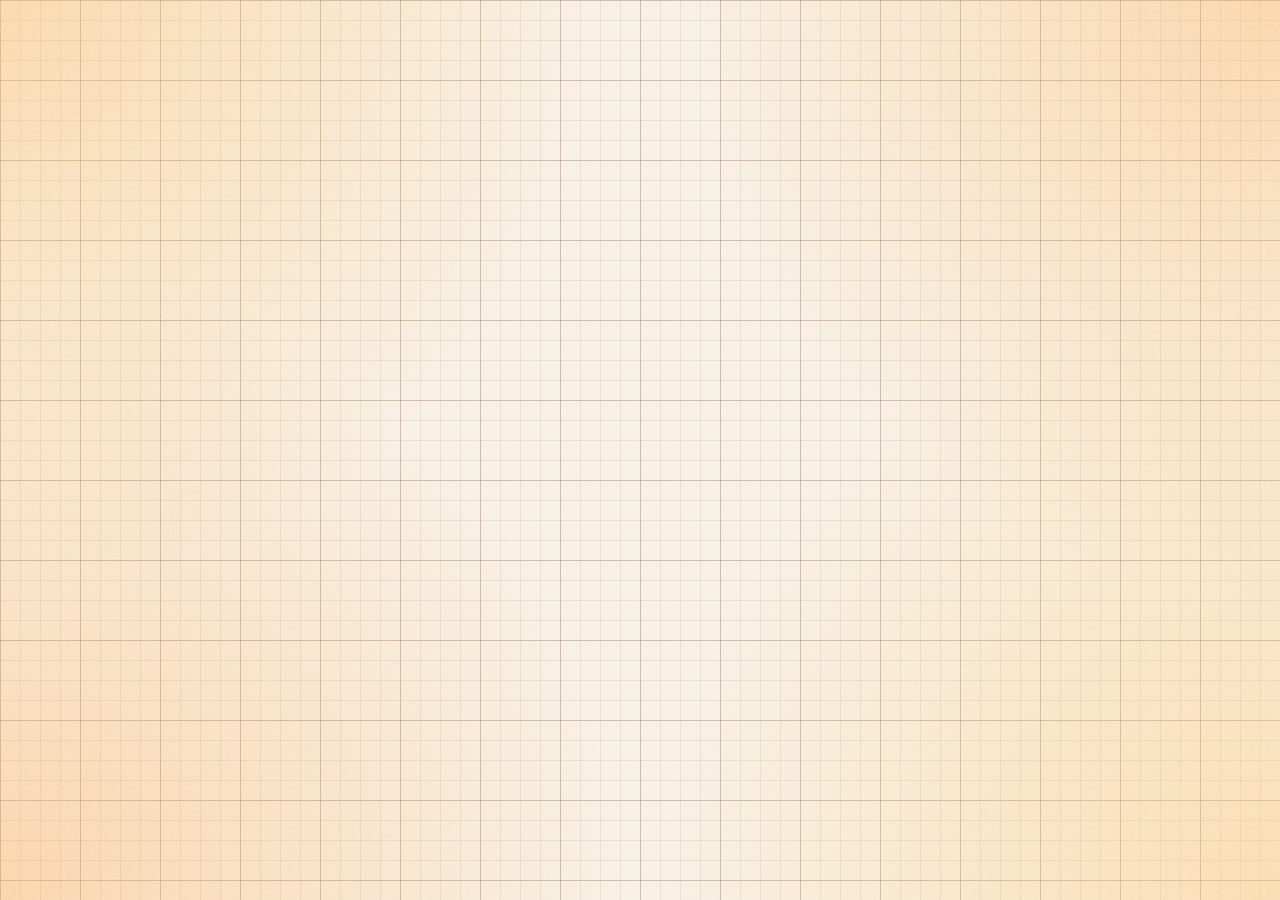
<file: graph-paper-bg.html>
<!DOCTYPE html>
<html lang="en">
<head>
<meta charset="UTF-8">
<meta name="viewport" content="width=device-width, initial-scale=1.0">
<title>Warm Graph Paper Background</title>
<style>
  html, body {
    margin: 0;
    padding: 0;
    min-width: 1280px;
    min-height: 800px;
  }

  .graph-paper {
    position: relative;
    width: 100%;
    min-width: 1280px;
    min-height: 800px;
    height: 100vh;
    overflow: hidden;
    /* warm paper base */
    background-color: #f7efe2;
  }

  /* Grid: 20px minor lines + 80px major lines in brown tones */
  .graph-paper__grid {
    position: absolute;
    inset: 0;
    background-image:
      /* major vertical (80px) */
      linear-gradient(to right, rgba(120, 78, 42, 0.28) 1px, transparent 1px),
      /* major horizontal (80px) */
      linear-gradient(to bottom, rgba(120, 78, 42, 0.28) 1px, transparent 1px),
      /* minor vertical (20px) */
      linear-gradient(to right, rgba(150, 110, 70, 0.14) 1px, transparent 1px),
      /* minor horizontal (20px) */
      linear-gradient(to bottom, rgba(150, 110, 70, 0.14) 1px, transparent 1px);
    background-size:
      80px 80px,
      80px 80px,
      20px 20px,
      20px 20px;
    background-position: 0 0;
  }

  /* Warm amber glows at all four corners */
  .graph-paper__glow {
    position: absolute;
    inset: 0;
    pointer-events: none;
    background-image:
      radial-gradient(circle at top left,     rgba(255, 178, 76, 0.40), transparent 38%),
      radial-gradient(circle at top right,    rgba(255, 168, 64, 0.38), transparent 38%),
      radial-gradient(circle at bottom left,  rgba(255, 158, 56, 0.36), transparent 40%),
      radial-gradient(circle at bottom right, rgba(255, 190, 92, 0.42), transparent 40%);
  }

  /* Subtle grain texture overlay on top */
  .graph-paper__grain {
    position: absolute;
    inset: 0;
    pointer-events: none;
    opacity: 0.5;
    mix-blend-mode: overlay;
    background-image: url("data:image/svg+xml,%3Csvg xmlns='http://www.w3.org/2000/svg' width='160' height='160'%3E%3Cfilter id='n'%3E%3CfeTurbulence type='fractalNoise' baseFrequency='0.9' numOctaves='2' stitchTiles='stitch'/%3E%3CfeColorMatrix type='saturate' values='0'/%3E%3C/filter%3E%3Crect width='100%25' height='100%25' filter='url(%23n)'/%3E%3C/svg%3E");
  }
</style>
</head>
<body>
  <div class="graph-paper">
    <div class="graph-paper__grid"></div>
    <div class="graph-paper__glow"></div>
    <div class="graph-paper__grain"></div>
  </div>
</body>
</html>
</file>
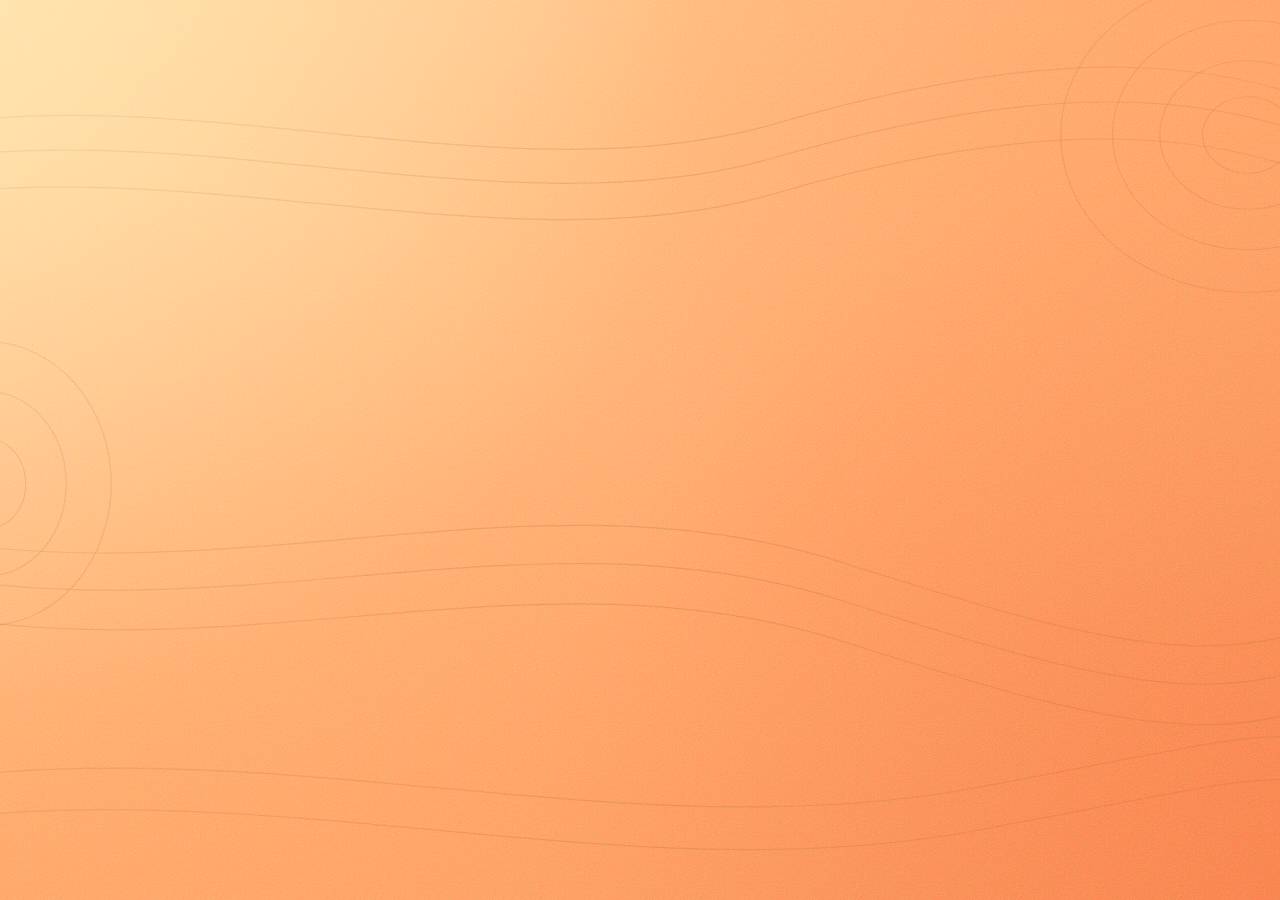
<file: graph-paper-topo.html>
<!DOCTYPE html>
<html lang="en">
<head>
<meta charset="UTF-8">
<meta name="viewport" content="width=device-width, initial-scale=1.0">
<title>Warm Topo Lines Background</title>
<style>
  html, body {
    margin: 0;
    padding: 0;
    min-width: 1280px;
    min-height: 800px;
  }

  .topo {
    position: relative;
    width: 100%;
    min-width: 1280px;
    min-height: 800px;
    height: 100vh;
    overflow: hidden;
    /* vibrant warm wash */
    background: linear-gradient(135deg, #ffd9a0 0%, #ffb877 32%, #ff9e63 60%, #f5854f 100%);
  }

  /* Topographic contour lines */
  .topo__lines {
    position: absolute;
    inset: 0;
    width: 100%;
    height: 100%;
  }

  /* Warm amber glows at all four corners */
  .topo__glow {
    position: absolute;
    inset: 0;
    pointer-events: none;
    background-image:
      radial-gradient(circle at top left,     rgba(255, 233, 170, 0.55), transparent 45%),
      radial-gradient(circle at top right,    rgba(255, 158, 99,  0.45), transparent 45%),
      radial-gradient(circle at bottom left,  rgba(255, 140, 82,  0.42), transparent 48%),
      radial-gradient(circle at bottom right, rgba(255, 110, 70,  0.48), transparent 48%);
  }

  /* Subtle grain texture overlay on top */
  .topo__grain {
    position: absolute;
    inset: 0;
    pointer-events: none;
    opacity: 0.42;
    mix-blend-mode: overlay;
    background-image: url("data:image/svg+xml,%3Csvg xmlns='http://www.w3.org/2000/svg' width='160' height='160'%3E%3Cfilter id='n'%3E%3CfeTurbulence type='fractalNoise' baseFrequency='0.9' numOctaves='2' stitchTiles='stitch'/%3E%3CfeColorMatrix type='saturate' values='0'/%3E%3C/filter%3E%3Crect width='100%25' height='100%25' filter='url(%23n)'/%3E%3C/svg%3E");
  }
</style>
</head>
<body>
  <div class="topo">
    <!-- Topographic contour lines -->
    <svg class="topo__lines" viewBox="0 0 1280 800" preserveAspectRatio="xMidYMid slice"
         xmlns="http://www.w3.org/2000/svg" fill="none"
         stroke="rgb(120,68,32)" stroke-opacity="0.18" stroke-width="1.1">
      <!-- flowing ridge lines -->
      <path d="M -40 120 C 220 60, 520 180, 760 110 S 1180 40, 1320 130"/>
      <path d="M -40 150 C 220 92, 520 210, 760 140 S 1180 72, 1320 162"/>
      <path d="M -40 182 C 220 126, 520 242, 760 172 S 1180 106, 1320 196"/>

      <path d="M -40 470 C 260 540, 540 410, 820 500 S 1180 600, 1320 520"/>
      <path d="M -40 502 C 260 574, 540 444, 820 534 S 1180 634, 1320 554"/>
      <path d="M -40 536 C 260 610, 540 480, 820 570 S 1180 670, 1320 590"/>

      <path d="M -40 700 C 300 640, 620 760, 940 700 S 1200 640, 1320 700"/>
      <path d="M -40 736 C 300 678, 620 798, 940 738 S 1200 678, 1320 738"/>

      <!-- concentric hill (right) -->
      <ellipse cx="1180" cy="120" rx="40"  ry="34"/>
      <ellipse cx="1180" cy="120" rx="78"  ry="66"/>
      <ellipse cx="1180" cy="120" rx="120" ry="102"/>
      <ellipse cx="1180" cy="120" rx="166" ry="140"/>

      <!-- concentric basin (left) -->
      <ellipse cx="60" cy="430" rx="34"  ry="40"/>
      <ellipse cx="60" cy="430" rx="70"  ry="82"/>
      <ellipse cx="60" cy="430" rx="110" ry="126"/>
    </svg>

    <div class="topo__glow"></div>
    <div class="topo__grain"></div>
  </div>
</body>
</html>
</file>
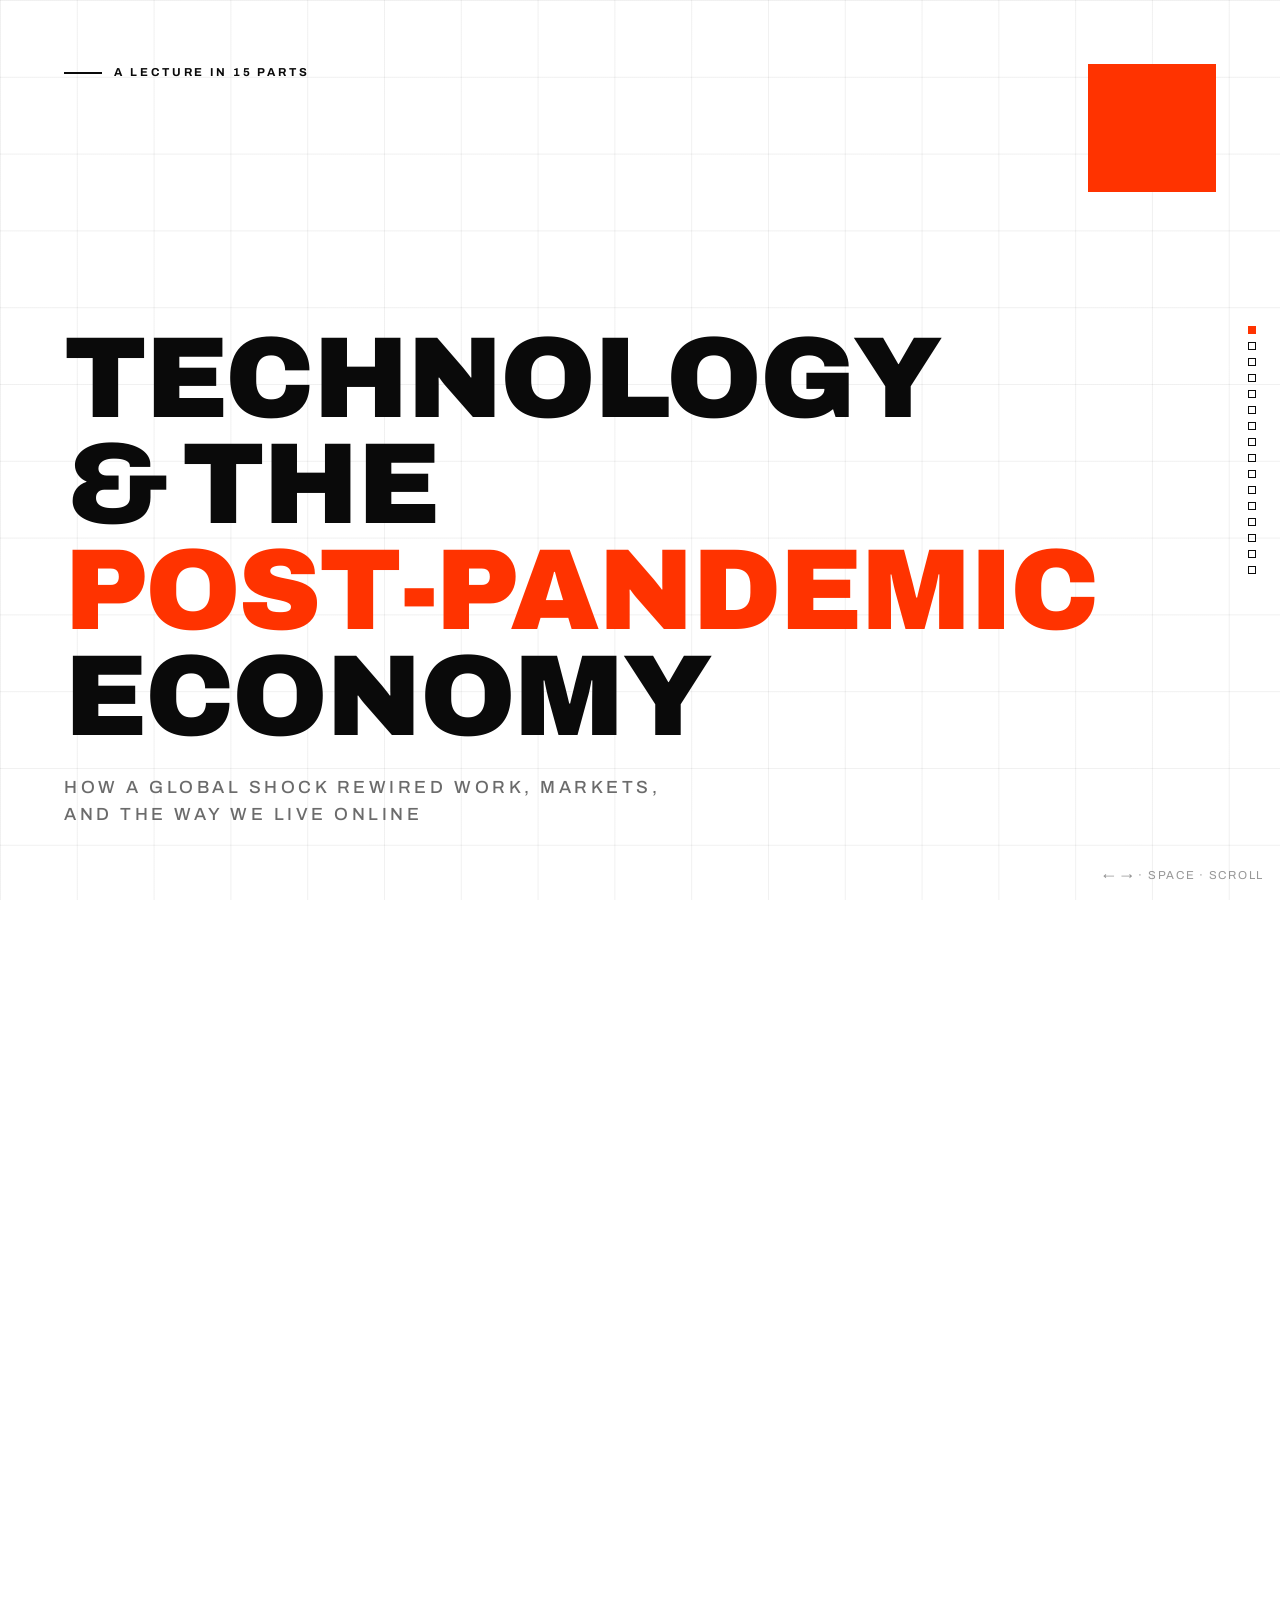
<file: tech-post-pandemic-economy.html>
<!DOCTYPE html>
<html lang="en">
<head>
<meta charset="UTF-8" />
<meta name="viewport" content="width=device-width, initial-scale=1.0" />
<title>Technology &amp; the Post-Pandemic Economy</title>

<!-- Swiss Modern: Archivo (display) + Nunito (body) -->
<link rel="preconnect" href="https://fonts.googleapis.com">
<link rel="preconnect" href="https://fonts.gstatic.com" crossorigin>
<link href="https://fonts.googleapis.com/css2?family=Archivo:wght@500;700;900&family=Nunito:wght@300;400;600&display=swap" rel="stylesheet">

<style>
/* === THEME TOKENS — Swiss Modern === */
:root {
    --bg: #ffffff;
    --ink: #0a0a0a;
    --muted: #6b6b6b;
    --rule: #1a1a1a;
    --accent: #ff3300;
    --grid: rgba(10,10,10,0.06);

    --font-display: 'Archivo', 'Helvetica Neue', sans-serif;
    --font-body: 'Nunito', 'Helvetica Neue', sans-serif;

    --title-size: clamp(2rem, 7vw, 6rem);
    --h2-size: clamp(1.4rem, 4vw, 3rem);
    --h3-size: clamp(1rem, 2.2vw, 1.5rem);
    --body-size: clamp(0.85rem, 1.3vw, 1.05rem);
    --small-size: clamp(0.65rem, 0.9vw, 0.8rem);

    --slide-padding: clamp(1.5rem, 5vw, 5rem);
    --content-gap: clamp(0.75rem, 2vw, 2rem);
    --element-gap: clamp(0.4rem, 1vw, 1rem);

    --ease: cubic-bezier(0.16, 1, 0.3, 1);
    --dur: 0.7s;
}

/* === RESET === */
* { margin: 0; padding: 0; box-sizing: border-box; }

/* === VIEWPORT BASE (mandatory) === */
html, body { height: 100%; overflow-x: hidden; }
html { scroll-snap-type: y mandatory; scroll-behavior: smooth; }

body {
    font-family: var(--font-body);
    color: var(--ink);
    background: var(--bg);
    font-size: var(--body-size);
    line-height: 1.5;
    -webkit-font-smoothing: antialiased;
}

.slide {
    width: 100vw;
    height: 100vh;
    height: 100dvh;
    overflow: hidden;
    scroll-snap-align: start;
    display: flex;
    flex-direction: column;
    position: relative;
    background: var(--bg);
}

.slide-content {
    flex: 1;
    display: flex;
    flex-direction: column;
    justify-content: center;
    max-height: 100%;
    overflow: hidden;
    padding: var(--slide-padding);
    position: relative;
    z-index: 2;
}

@media (max-height: 700px) {
    :root { --slide-padding: clamp(1rem, 3vw, 2.5rem); --content-gap: clamp(0.5rem, 1.5vw, 1rem); --title-size: clamp(1.5rem, 5vw, 3rem); --h2-size: clamp(1.1rem, 3vw, 2rem); }
}
@media (max-height: 600px) {
    :root { --slide-padding: clamp(0.75rem, 2.5vw, 1.5rem); --title-size: clamp(1.25rem, 4vw, 2.25rem); --h2-size: clamp(1rem, 2.5vw, 1.5rem); --body-size: clamp(0.75rem, 1.1vw, 0.95rem); }
    .nav-dots, .keyboard-hint, .decorative { display: none; }
}
@media (max-height: 500px) {
    :root { --slide-padding: clamp(0.5rem, 2vw, 1rem); --title-size: clamp(1rem, 3.5vw, 1.5rem); --body-size: clamp(0.65rem, 1vw, 0.85rem); }
}
@media (max-width: 600px) {
    :root { --title-size: clamp(1.5rem, 9vw, 3rem); }
    .grid-2, .grid-4 { grid-template-columns: 1fr !important; }
}

@media (prefers-reduced-motion: reduce) {
    *, *::before, *::after { animation-duration: 0.01ms !important; transition-duration: 0.2s !important; }
    html { scroll-behavior: auto; }
}

/* === SWISS GRID BACKDROP === */
.grid-bg {
    position: absolute;
    inset: 0;
    background-image:
        linear-gradient(to right, var(--grid) 1px, transparent 1px),
        linear-gradient(to bottom, var(--grid) 1px, transparent 1px);
    background-size: clamp(40px, 6vw, 80px) clamp(40px, 6vw, 80px);
    pointer-events: none;
    z-index: 0;
}

/* === SLIDE NUMBER + META === */
.slide-meta {
    position: absolute;
    top: var(--slide-padding);
    left: var(--slide-padding);
    right: var(--slide-padding);
    display: flex;
    justify-content: space-between;
    align-items: center;
    font-family: var(--font-display);
    font-weight: 500;
    font-size: var(--small-size);
    letter-spacing: 0.18em;
    text-transform: uppercase;
    color: var(--muted);
    z-index: 3;
}
.slide-meta .num { color: var(--accent); font-weight: 700; }
.slide-meta .rule {
    flex: 1;
    height: 1px;
    background: var(--ink);
    margin: 0 1.5rem;
    opacity: 0.4;
}

/* === TYPOGRAPHY === */
h1, h2, h3 {
    font-family: var(--font-display);
    font-weight: 900;
    line-height: 1;
    letter-spacing: -0.02em;
    color: var(--ink);
}
h1 { font-size: var(--title-size); }
h2 { font-size: var(--h2-size); margin-bottom: var(--content-gap); }
h3 { font-size: var(--h3-size); font-weight: 700; }
p { font-size: var(--body-size); color: var(--ink); }
.kicker {
    font-family: var(--font-display);
    font-weight: 700;
    font-size: var(--small-size);
    letter-spacing: 0.25em;
    text-transform: uppercase;
    color: var(--accent);
    margin-bottom: var(--element-gap);
}

/* === REVEAL ANIMATIONS === */
.reveal {
    opacity: 0;
    transform: translateY(24px);
    transition: opacity var(--dur) var(--ease), transform var(--dur) var(--ease);
}
.slide.visible .reveal { opacity: 1; transform: translateY(0); }
.slide.visible .reveal:nth-child(1) { transition-delay: 0.05s; }
.slide.visible .reveal:nth-child(2) { transition-delay: 0.15s; }
.slide.visible .reveal:nth-child(3) { transition-delay: 0.25s; }
.slide.visible .reveal:nth-child(4) { transition-delay: 0.35s; }
.slide.visible .reveal:nth-child(5) { transition-delay: 0.45s; }
.slide.visible .reveal:nth-child(6) { transition-delay: 0.55s; }
.slide.visible .reveal:nth-child(7) { transition-delay: 0.65s; }

/* === TITLE SLIDE === */
.title-slide .slide-content {
    justify-content: flex-end;
    padding-bottom: clamp(3rem, 8vh, 6rem);
}
.title-slide h1 {
    font-size: clamp(2.5rem, 9vw, 8rem);
    line-height: 0.92;
    text-transform: uppercase;
}
.title-slide h1 .accent { color: var(--accent); }
.title-slide .subtitle {
    margin-top: var(--content-gap);
    font-family: var(--font-display);
    font-weight: 500;
    font-size: clamp(0.85rem, 1.4vw, 1.1rem);
    letter-spacing: 0.2em;
    text-transform: uppercase;
    color: var(--muted);
    max-width: 60ch;
}
.title-corner {
    position: absolute;
    top: var(--slide-padding);
    right: var(--slide-padding);
    width: clamp(60px, 10vw, 140px);
    height: clamp(60px, 10vw, 140px);
    background: var(--accent);
    z-index: 2;
}
.title-marker {
    position: absolute;
    top: var(--slide-padding);
    left: var(--slide-padding);
    font-family: var(--font-display);
    font-weight: 700;
    font-size: var(--small-size);
    letter-spacing: 0.25em;
    text-transform: uppercase;
    color: var(--ink);
    z-index: 2;
}
.title-marker::before {
    content: "";
    display: inline-block;
    width: clamp(20px, 3vw, 40px);
    height: 2px;
    background: var(--ink);
    vertical-align: middle;
    margin-right: 0.75rem;
}

/* === BULLET LIST === */
.bullets {
    list-style: none;
    display: flex;
    flex-direction: column;
    gap: clamp(0.6rem, 1.5vh, 1.25rem);
    max-width: 50ch;
}
.bullets li {
    font-size: clamp(0.95rem, 1.6vw, 1.35rem);
    font-weight: 400;
    color: var(--ink);
    padding-left: clamp(1.5rem, 2.5vw, 2.5rem);
    position: relative;
    line-height: 1.4;
}
.bullets li::before {
    content: counter(bullet, decimal-leading-zero);
    counter-increment: bullet;
    position: absolute;
    left: 0;
    top: 0.15em;
    font-family: var(--font-display);
    font-weight: 700;
    font-size: clamp(0.7rem, 1vw, 0.85rem);
    color: var(--accent);
    letter-spacing: 0.05em;
}
.bullets { counter-reset: bullet; }

/* Two column layout */
.split {
    display: grid;
    grid-template-columns: 1fr 1.2fr;
    gap: clamp(1.5rem, 4vw, 4rem);
    align-items: center;
    height: 100%;
}
@media (max-width: 760px) {
    .split { grid-template-columns: 1fr; gap: 1rem; }
}

/* === STAT BLOCK === */
.stat-block {
    display: flex;
    flex-direction: column;
    gap: 0.25em;
}
.stat-num {
    font-family: var(--font-display);
    font-weight: 900;
    font-size: clamp(3rem, 12vw, 9rem);
    line-height: 0.85;
    letter-spacing: -0.04em;
    color: var(--ink);
}
.stat-num .unit { color: var(--accent); }
.stat-label {
    font-family: var(--font-display);
    font-weight: 500;
    font-size: var(--small-size);
    letter-spacing: 0.2em;
    text-transform: uppercase;
    color: var(--muted);
    margin-top: 0.5rem;
}

/* === CARD GRID === */
.grid-2 { display: grid; grid-template-columns: 1fr 1fr; gap: clamp(0.75rem, 2vw, 1.5rem); }
.grid-4 { display: grid; grid-template-columns: repeat(2, 1fr); grid-template-rows: repeat(2, 1fr); gap: clamp(0.5rem, 1.5vw, 1.25rem); }
.card {
    border: 1.5px solid var(--ink);
    padding: clamp(0.85rem, 2vw, 1.5rem);
    display: flex;
    flex-direction: column;
    gap: clamp(0.35rem, 0.8vw, 0.6rem);
    background: var(--bg);
    transition: transform 0.4s var(--ease);
    min-height: 0;
}
.card:hover { transform: translate(-3px, -3px); box-shadow: 6px 6px 0 var(--accent); }
.card-num {
    font-family: var(--font-display);
    font-weight: 700;
    font-size: var(--small-size);
    color: var(--accent);
    letter-spacing: 0.15em;
}
.card h3 {
    font-size: clamp(0.95rem, 1.6vw, 1.25rem);
    line-height: 1.1;
}
.card p {
    font-size: clamp(0.75rem, 1.1vw, 0.9rem);
    color: var(--muted);
    line-height: 1.4;
}

/* === HERO QUOTE / SECTION SLIDE === */
.hero-text {
    font-family: var(--font-display);
    font-weight: 900;
    font-size: clamp(1.8rem, 5.5vw, 4.5rem);
    line-height: 1;
    letter-spacing: -0.02em;
    text-transform: uppercase;
    max-width: 18ch;
}
.hero-text .accent { color: var(--accent); }

/* === PROGRESS BAR === */
.progress-bar {
    position: fixed;
    top: 0; left: 0;
    height: 3px;
    background: var(--accent);
    width: 0%;
    z-index: 9999;
    transition: width 0.2s linear;
}

/* === NAV DOTS === */
.nav-dots {
    position: fixed;
    right: clamp(0.75rem, 2vw, 1.5rem);
    top: 50%;
    transform: translateY(-50%);
    display: flex;
    flex-direction: column;
    gap: 0.5rem;
    z-index: 100;
}
.nav-dot {
    width: 8px;
    height: 8px;
    border: 1.5px solid var(--ink);
    background: transparent;
    cursor: pointer;
    transition: all 0.3s ease;
    padding: 0;
}
.nav-dot.active { background: var(--accent); border-color: var(--accent); }

/* === EDIT MODE === */
.edit-hotzone { position: fixed; top: 0; left: 0; width: 80px; height: 80px; z-index: 10000; cursor: pointer; }
.edit-toggle {
    position: fixed;
    top: clamp(0.5rem, 1.5vw, 1rem);
    left: clamp(0.5rem, 1.5vw, 1rem);
    width: 40px; height: 40px;
    border: 1.5px solid var(--ink);
    background: var(--bg);
    cursor: pointer;
    z-index: 10001;
    opacity: 0;
    pointer-events: none;
    transition: opacity 0.3s ease;
    font-size: 1rem;
    display: flex;
    align-items: center;
    justify-content: center;
}
.edit-toggle.show, .edit-toggle.active { opacity: 1; pointer-events: auto; }
.edit-toggle.active { background: var(--accent); color: white; border-color: var(--accent); }
.edit-banner {
    position: fixed;
    bottom: 1rem; left: 50%;
    transform: translateX(-50%);
    background: var(--ink);
    color: white;
    padding: 0.6rem 1.25rem;
    font-family: var(--font-display);
    font-size: 0.8rem;
    letter-spacing: 0.1em;
    text-transform: uppercase;
    z-index: 10000;
    opacity: 0;
    pointer-events: none;
    transition: opacity 0.3s ease;
}
.edit-banner.active { opacity: 1; }
body.edit-active [contenteditable="true"] {
    outline: 1px dashed var(--accent);
    outline-offset: 2px;
    cursor: text;
}
body.edit-active [contenteditable="true"]:focus { outline: 2px solid var(--accent); }

/* === KEYBOARD HINT === */
.keyboard-hint {
    position: fixed;
    bottom: clamp(0.5rem, 1.5vw, 1rem);
    right: clamp(0.5rem, 1.5vw, 1rem);
    font-family: var(--font-display);
    font-size: var(--small-size);
    letter-spacing: 0.15em;
    text-transform: uppercase;
    color: var(--muted);
    z-index: 50;
    opacity: 0.7;
}
</style>
</head>
<body>

<!-- Progress bar -->
<div class="progress-bar" id="progressBar"></div>

<!-- Nav dots -->
<nav class="nav-dots" id="navDots" aria-label="Slide navigation"></nav>

<!-- Edit mode UI -->
<div class="edit-hotzone" aria-hidden="true"></div>
<button class="edit-toggle" id="editToggle" title="Edit mode (E)" aria-label="Toggle edit mode">✎</button>
<div class="edit-banner" id="editBanner">Edit mode — click text to edit · Ctrl+S to save</div>

<!-- Keyboard hint -->
<div class="keyboard-hint">← → · Space · Scroll</div>

<!-- ============================================ -->
<!-- SLIDE 1 — TITLE                                -->
<!-- ============================================ -->
<section class="slide title-slide">
    <div class="grid-bg"></div>
    <div class="title-marker reveal">A Lecture in 15 Parts</div>
    <div class="title-corner reveal" aria-hidden="true"></div>
    <div class="slide-content">
        <h1 class="reveal" contenteditable="false">
            Technology<br>
            &amp; the<br>
            <span class="accent">Post-Pandemic</span><br>
            Economy
        </h1>
        <p class="subtitle reveal" contenteditable="false">How a global shock rewired work, markets, and the way we live online</p>
    </div>
</section>

<!-- ============================================ -->
<!-- SLIDE 2 — OVERVIEW                             -->
<!-- ============================================ -->
<section class="slide">
    <div class="grid-bg"></div>
    <div class="slide-meta"><span class="num">01 / 15</span><span class="rule"></span><span>Overview</span></div>
    <div class="slide-content">
        <p class="kicker reveal">The thesis</p>
        <h2 class="reveal" contenteditable="false">Technology &amp; the Post-Pandemic Economy</h2>
        <ul class="bullets" contenteditable="false">
            <li class="reveal">Accelerated digital transformation across every sector</li>
            <li class="reveal">Remote and hybrid work normalized for knowledge workers</li>
            <li class="reveal">E-commerce and digital services surged into mainstream use</li>
            <li class="reveal">Automation and AI began reshaping the nature of work itself</li>
        </ul>
    </div>
</section>

<!-- ============================================ -->
<!-- SLIDE 3 — ECONOMIC SHOCK                       -->
<!-- ============================================ -->
<section class="slide">
    <div class="grid-bg"></div>
    <div class="slide-meta"><span class="num">02 / 15</span><span class="rule"></span><span>The Shock</span></div>
    <div class="slide-content">
        <div class="split">
            <div>
                <p class="kicker reveal">2020</p>
                <div class="stat-block reveal">
                    <div class="stat-num">−3.<span class="unit">1</span><span class="unit">%</span></div>
                    <div class="stat-label">Global GDP, 2020</div>
                </div>
            </div>
            <div>
                <h2 class="reveal" contenteditable="false">Economic Shock of the Pandemic</h2>
                <ul class="bullets" contenteditable="false">
                    <li class="reveal">Global GDP contraction unprecedented since WWII</li>
                    <li class="reveal">Mass business closures and layoffs across services</li>
                    <li class="reveal">Disrupted supply and demand simultaneously</li>
                    <li class="reveal">Emergency government intervention worldwide</li>
                </ul>
            </div>
        </div>
    </div>
</section>

<!-- ============================================ -->
<!-- SLIDE 4 — GOVERNMENT RESPONSE                  -->
<!-- ============================================ -->
<section class="slide">
    <div class="grid-bg"></div>
    <div class="slide-meta"><span class="num">03 / 15</span><span class="rule"></span><span>Policy</span></div>
    <div class="slide-content">
        <p class="kicker reveal">Fiscal &amp; monetary</p>
        <h2 class="reveal" contenteditable="false">Government Response</h2>
        <div class="grid-4" contenteditable="false">
            <div class="card reveal">
                <div class="card-num">01</div>
                <h3>Stimulus &amp; Relief</h3>
                <p>Direct payments, business loans, and rescue programs at historic scale.</p>
            </div>
            <div class="card reveal">
                <div class="card-num">02</div>
                <h3>Low Interest Rates</h3>
                <p>Central banks slashed rates to keep credit flowing and prop up markets.</p>
            </div>
            <div class="card reveal">
                <div class="card-num">03</div>
                <h3>Unemployment Support</h3>
                <p>Expanded benefits cushioned millions of displaced workers.</p>
            </div>
            <div class="card reveal">
                <div class="card-num">04</div>
                <h3>Public Spending</h3>
                <p>Health, infrastructure, and digital services received major investment.</p>
            </div>
        </div>
    </div>
</section>

<!-- ============================================ -->
<!-- SLIDE 5 — LABOR MARKET                         -->
<!-- ============================================ -->
<section class="slide">
    <div class="grid-bg"></div>
    <div class="slide-meta"><span class="num">04 / 15</span><span class="rule"></span><span>Labor</span></div>
    <div class="slide-content">
        <p class="kicker reveal">Where work went</p>
        <h2 class="reveal" contenteditable="false">Labor Market Shifts</h2>
        <ul class="bullets" contenteditable="false">
            <li class="reveal">Sharp rise in remote-work job postings and acceptance</li>
            <li class="reveal">Growth in gig and freelance work as a primary income</li>
            <li class="reveal">Persistent labor shortages in healthcare, logistics, hospitality</li>
            <li class="reveal">Skill demands shifted toward digital, technical, and adaptable roles</li>
        </ul>
    </div>
</section>

<!-- ============================================ -->
<!-- SLIDE 6 — DIGITAL ECONOMY                      -->
<!-- ============================================ -->
<section class="slide">
    <div class="grid-bg"></div>
    <div class="slide-meta"><span class="num">05 / 15</span><span class="rule"></span><span>Digital</span></div>
    <div class="slide-content">
        <p class="kicker reveal">Infrastructure of the new economy</p>
        <h2 class="reveal" contenteditable="false">Rise of the Digital Economy</h2>
        <div class="grid-4" contenteditable="false">
            <div class="card reveal">
                <div class="card-num">01</div>
                <h3>Online Platforms</h3>
                <p>Marketplaces, streaming, and SaaS became the default storefront.</p>
            </div>
            <div class="card reveal">
                <div class="card-num">02</div>
                <h3>Digital Payments</h3>
                <p>Contactless and online payments leapt years ahead in adoption.</p>
            </div>
            <div class="card reveal">
                <div class="card-num">03</div>
                <h3>Cloud Services</h3>
                <p>Cloud became critical infrastructure for nearly every business.</p>
            </div>
            <div class="card reveal">
                <div class="card-num">04</div>
                <h3>Data-Driven Decisions</h3>
                <p>Real-time analytics moved from competitive edge to baseline expectation.</p>
            </div>
        </div>
    </div>
</section>

<!-- ============================================ -->
<!-- SLIDE 7 — SMALL BUSINESS                       -->
<!-- ============================================ -->
<section class="slide">
    <div class="grid-bg"></div>
    <div class="slide-meta"><span class="num">06 / 15</span><span class="rule"></span><span>Main Street</span></div>
    <div class="slide-content">
        <div class="split">
            <div>
                <p class="kicker reveal">The squeeze</p>
                <div class="stat-block reveal">
                    <div class="stat-num">1 in <span class="unit">3</span></div>
                    <div class="stat-label">Small businesses at risk of closure (2020)</div>
                </div>
            </div>
            <div>
                <h2 class="reveal" contenteditable="false">Small Business Impact</h2>
                <ul class="bullets" contenteditable="false">
                    <li class="reveal">High closure rates, especially in dense urban service zones</li>
                    <li class="reveal">Rapid shift to online operations and delivery</li>
                    <li class="reveal">Heavier dependence on digital tools and platforms</li>
                    <li class="reveal">Recovery uneven — by sector, geography, and ownership</li>
                </ul>
            </div>
        </div>
    </div>
</section>

<!-- ============================================ -->
<!-- SLIDE 8 — BIG TECH                             -->
<!-- ============================================ -->
<section class="slide">
    <div class="grid-bg"></div>
    <div class="slide-meta"><span class="num">07 / 15</span><span class="rule"></span><span>Concentration</span></div>
    <div class="slide-content">
        <p class="kicker reveal">The other side of the K</p>
        <h2 class="reveal" contenteditable="false">Big Tech Growth</h2>
        <ul class="bullets" contenteditable="false">
            <li class="reveal">Market dominance expanded across cloud, ads, and devices</li>
            <li class="reveal">User dependency deepened — work, school, social, commerce</li>
            <li class="reveal">Innovation cycles accelerated, especially in AI and infrastructure</li>
            <li class="reveal">Greater regulatory attention — antitrust, privacy, content</li>
        </ul>
    </div>
</section>

<!-- ============================================ -->
<!-- SLIDE 9 — E-COMMERCE                           -->
<!-- ============================================ -->
<section class="slide">
    <div class="grid-bg"></div>
    <div class="slide-meta"><span class="num">08 / 15</span><span class="rule"></span><span>Commerce</span></div>
    <div class="slide-content">
        <div class="split">
            <div>
                <p class="kicker reveal">Years pulled forward</p>
                <div class="stat-block reveal">
                    <div class="stat-num">+10<span class="unit">yr</span></div>
                    <div class="stat-label">E-commerce adoption, accelerated</div>
                </div>
            </div>
            <div>
                <h2 class="reveal" contenteditable="false">E-commerce Boom</h2>
                <ul class="bullets" contenteditable="false">
                    <li class="reveal">Surge in online shopping across every category</li>
                    <li class="reveal">Same-day and next-day delivery became table stakes</li>
                    <li class="reveal">Massive expansion of warehousing and last-mile networks</li>
                    <li class="reveal">Decline and reformatting of physical retail footprints</li>
                </ul>
            </div>
        </div>
    </div>
</section>

<!-- ============================================ -->
<!-- SLIDE 10 — SUPPLY CHAINS                       -->
<!-- ============================================ -->
<section class="slide">
    <div class="grid-bg"></div>
    <div class="slide-meta"><span class="num">09 / 15</span><span class="rule"></span><span>Supply</span></div>
    <div class="slide-content">
        <p class="kicker reveal">Globalization, stress-tested</p>
        <h2 class="reveal" contenteditable="false">Supply Chain Disruptions</h2>
        <ul class="bullets" contenteditable="false">
            <li class="reveal">Global shortages and shipping delays cascaded across industries</li>
            <li class="reveal">Costs of goods rose; inventories whipsawed between scarcity and glut</li>
            <li class="reveal">Shift toward local sourcing, near-shoring, and friend-shoring</li>
            <li class="reveal">Long-term investment in resilience, redundancy, and visibility</li>
        </ul>
    </div>
</section>

<!-- ============================================ -->
<!-- SLIDE 11 — AUTOMATION & AI                     -->
<!-- ============================================ -->
<section class="slide">
    <div class="grid-bg"></div>
    <div class="slide-meta"><span class="num">10 / 15</span><span class="rule"></span><span>Automation</span></div>
    <div class="slide-content">
        <p class="kicker reveal">Machines on the line</p>
        <h2 class="reveal" contenteditable="false">Automation &amp; AI Expansion</h2>
        <div class="grid-4" contenteditable="false">
            <div class="card reveal">
                <div class="card-num">01</div>
                <h3>Workplace Automation</h3>
                <p>Warehouses, factories, and offices adopted automation faster than planned.</p>
            </div>
            <div class="card reveal">
                <div class="card-num">02</div>
                <h3>Manual Labor Shifts</h3>
                <p>Reduced reliance on routine manual tasks; more humans paired with machines.</p>
            </div>
            <div class="card reveal">
                <div class="card-num">03</div>
                <h3>Tech Skill Demand</h3>
                <p>Data, software, and AI literacy moved up the hiring priority list.</p>
            </div>
            <div class="card reveal">
                <div class="card-num">04</div>
                <h3>Productivity Gains</h3>
                <p>Output per worker rose where automation and software took root.</p>
            </div>
        </div>
    </div>
</section>

<!-- ============================================ -->
<!-- SLIDE 12 — EDUCATION & TRAINING                -->
<!-- ============================================ -->
<section class="slide">
    <div class="grid-bg"></div>
    <div class="slide-meta"><span class="num">11 / 15</span><span class="rule"></span><span>Learning</span></div>
    <div class="slide-content">
        <p class="kicker reveal">Skills as a half-life</p>
        <h2 class="reveal" contenteditable="false">Education &amp; Workforce Training</h2>
        <ul class="bullets" contenteditable="false">
            <li class="reveal">Mass shift to online learning, K–12 through higher ed</li>
            <li class="reveal">Rapid growth of digital skills bootcamps and credentials</li>
            <li class="reveal">Access gaps widened where broadband or devices were missing</li>
            <li class="reveal">Lifelong learning emphasized as careers grow more fluid</li>
        </ul>
    </div>
</section>

<!-- ============================================ -->
<!-- SLIDE 13 — CONSUMER BEHAVIOR                   -->
<!-- ============================================ -->
<section class="slide">
    <div class="grid-bg"></div>
    <div class="slide-meta"><span class="num">12 / 15</span><span class="rule"></span><span>Consumers</span></div>
    <div class="slide-content">
        <p class="kicker reveal">A different shopper</p>
        <h2 class="reveal" contenteditable="false">Consumer Behavior Changes</h2>
        <ul class="bullets" contenteditable="false">
            <li class="reveal">Strong preference for convenience and frictionless experience</li>
            <li class="reveal">Growth in subscriptions, streaming, and on-demand services</li>
            <li class="reveal">Increased savings during early lockdowns; later spent down</li>
            <li class="reveal">Spending priorities shifted: home, health, hobbies, mobility</li>
        </ul>
    </div>
</section>

<!-- ============================================ -->
<!-- SLIDE 14 — INFLATION & RECOVERY                -->
<!-- ============================================ -->
<section class="slide">
    <div class="grid-bg"></div>
    <div class="slide-meta"><span class="num">13 / 15</span><span class="rule"></span><span>Recovery</span></div>
    <div class="slide-content">
        <div class="split">
            <div>
                <p class="kicker reveal">The aftershock</p>
                <div class="stat-block reveal">
                    <div class="stat-num">9.<span class="unit">1</span><span class="unit">%</span></div>
                    <div class="stat-label">US CPI peak, June 2022</div>
                </div>
            </div>
            <div>
                <h2 class="reveal" contenteditable="false">Inflation &amp; Economic Recovery</h2>
                <ul class="bullets" contenteditable="false">
                    <li class="reveal">Prices rose sharply across food, energy, and housing</li>
                    <li class="reveal">Supply-demand imbalance lingered well past lockdowns</li>
                    <li class="reveal">Wage pressure built as labor markets tightened</li>
                    <li class="reveal">Policy adjusted: rate hikes, tightening, fiscal pullback</li>
                </ul>
            </div>
        </div>
    </div>
</section>

<!-- ============================================ -->
<!-- SLIDE 15 — INEQUALITY                          -->
<!-- ============================================ -->
<section class="slide">
    <div class="grid-bg"></div>
    <div class="slide-meta"><span class="num">14 / 15</span><span class="rule"></span><span>Equity</span></div>
    <div class="slide-content">
        <p class="kicker reveal">The K-shaped recovery</p>
        <h2 class="reveal" contenteditable="false">Inequality &amp; the Digital Divide</h2>
        <ul class="bullets" contenteditable="false">
            <li class="reveal">Unequal access to broadband, devices, and digital fluency</li>
            <li class="reveal">Income inequality widened along sector and geography lines</li>
            <li class="reveal">Education disparities deepened between connected and not</li>
            <li class="reveal">Opportunity gaps expanded where remote work was unreachable</li>
        </ul>
    </div>
</section>

<!-- ============================================ -->
<!-- SLIDE 16 — FUTURE OUTLOOK                      -->
<!-- ============================================ -->
<section class="slide">
    <div class="grid-bg"></div>
    <div class="slide-meta"><span class="num">15 / 15</span><span class="rule"></span><span>Outlook</span></div>
    <div class="slide-content">
        <p class="kicker reveal">Looking forward</p>
        <h1 class="hero-text reveal" contenteditable="false">
            What endures<br>
            is <span class="accent">how we work,</span><br>
            learn, and trade.
        </h1>
        <ul class="bullets reveal" style="margin-top: var(--content-gap);" contenteditable="false">
            <li>Continued tech integration into daily economic life</li>
            <li>Hybrid work as a long-term equilibrium, not a phase</li>
            <li>Innovation-driven growth, especially in AI and energy</li>
            <li>Need for inclusive policies that close, not widen, the divide</li>
        </ul>
    </div>
</section>

<script>
/* ============================================
   SLIDE PRESENTATION CONTROLLER
   ============================================ */
class SlidePresentation {
    constructor() {
        this.slides = Array.from(document.querySelectorAll('.slide'));
        this.currentSlide = 0;
        this.progressBar = document.getElementById('progressBar');
        this.navDotsContainer = document.getElementById('navDots');

        this.setupIntersectionObserver();
        this.setupKeyboardNav();
        this.setupTouchNav();
        this.setupProgressBar();
        this.setupNavDots();
    }

    setupIntersectionObserver() {
        const observer = new IntersectionObserver((entries) => {
            entries.forEach(entry => {
                if (entry.isIntersecting && entry.intersectionRatio > 0.5) {
                    entry.target.classList.add('visible');
                    this.currentSlide = this.slides.indexOf(entry.target);
                    this.updateNavDots();
                }
            });
        }, { threshold: [0.5] });

        this.slides.forEach(slide => observer.observe(slide));
    }

    setupKeyboardNav() {
        document.addEventListener('keydown', (e) => {
            // Don't intercept while editing text
            if (e.target.getAttribute('contenteditable') === 'true') return;
            if (e.key === 'ArrowDown' || e.key === 'ArrowRight' || e.key === 'PageDown' || e.key === ' ') {
                e.preventDefault();
                this.goTo(this.currentSlide + 1);
            } else if (e.key === 'ArrowUp' || e.key === 'ArrowLeft' || e.key === 'PageUp') {
                e.preventDefault();
                this.goTo(this.currentSlide - 1);
            }
        });
    }

    setupTouchNav() {
        let startY = 0;
        document.addEventListener('touchstart', (e) => { startY = e.touches[0].clientY; }, { passive: true });
        document.addEventListener('touchend', (e) => {
            const dy = startY - e.changedTouches[0].clientY;
            if (Math.abs(dy) > 50) this.goTo(this.currentSlide + (dy > 0 ? 1 : -1));
        }, { passive: true });
    }

    setupProgressBar() {
        const update = () => {
            const max = document.documentElement.scrollHeight - window.innerHeight;
            const pct = max > 0 ? (window.scrollY / max) * 100 : 0;
            this.progressBar.style.width = pct + '%';
        };
        window.addEventListener('scroll', update, { passive: true });
        update();
    }

    setupNavDots() {
        // Clear before building (avoids duplicate dots if outerHTML was saved with dots present)
        this.navDotsContainer.innerHTML = '';
        this.slides.forEach((_, i) => {
            const dot = document.createElement('button');
            dot.className = 'nav-dot' + (i === 0 ? ' active' : '');
            dot.setAttribute('aria-label', 'Go to slide ' + (i + 1));
            dot.addEventListener('click', () => this.goTo(i));
            this.navDotsContainer.appendChild(dot);
        });
    }

    updateNavDots() {
        this.navDotsContainer.querySelectorAll('.nav-dot').forEach((d, i) => {
            d.classList.toggle('active', i === this.currentSlide);
        });
    }

    goTo(index) {
        index = Math.max(0, Math.min(this.slides.length - 1, index));
        this.slides[index].scrollIntoView({ behavior: 'smooth' });
    }
}

/* ============================================
   INLINE EDITING
   ============================================ */
class SlideEditor {
    constructor() {
        this.isActive = false;
        this.toggle = document.getElementById('editToggle');
        this.banner = document.getElementById('editBanner');
        this.editableEls = Array.from(document.querySelectorAll('h1, h2, h3, p, li'));
        this.STORAGE_KEY = 'tech-postpandemic-slides-v1';

        this.restore();
        this.bind();
    }

    bind() {
        // Toggle button click
        this.toggle.addEventListener('click', () => this.toggleEditMode());

        // Hotzone hover with grace period
        const hotzone = document.querySelector('.edit-hotzone');
        let hideTimeout = null;
        hotzone.addEventListener('mouseenter', () => {
            clearTimeout(hideTimeout);
            this.toggle.classList.add('show');
        });
        hotzone.addEventListener('mouseleave', () => {
            hideTimeout = setTimeout(() => { if (!this.isActive) this.toggle.classList.remove('show'); }, 400);
        });
        this.toggle.addEventListener('mouseenter', () => clearTimeout(hideTimeout));
        this.toggle.addEventListener('mouseleave', () => {
            hideTimeout = setTimeout(() => { if (!this.isActive) this.toggle.classList.remove('show'); }, 400);
        });
        hotzone.addEventListener('click', () => this.toggleEditMode());

        // E key
        document.addEventListener('keydown', (e) => {
            if ((e.key === 'e' || e.key === 'E') && !e.target.getAttribute('contenteditable')) {
                this.toggleEditMode();
            }
            // Ctrl+S to export
            if ((e.ctrlKey || e.metaKey) && e.key === 's') {
                e.preventDefault();
                if (this.isActive) this.exportFile();
            }
        });

        // Auto-save on input
        document.addEventListener('input', (e) => {
            if (e.target.getAttribute('contenteditable') === 'true') this.save();
        });
    }

    toggleEditMode() {
        this.isActive = !this.isActive;
        document.body.classList.toggle('edit-active', this.isActive);
        this.toggle.classList.toggle('active', this.isActive);
        this.banner.classList.toggle('active', this.isActive);
        this.editableEls.forEach(el => {
            if (this.isActive) el.setAttribute('contenteditable', 'true');
            else el.removeAttribute('contenteditable');
        });
    }

    save() {
        const data = this.editableEls.map(el => el.innerHTML);
        try { localStorage.setItem(this.STORAGE_KEY, JSON.stringify(data)); } catch (e) {}
    }

    restore() {
        try {
            const data = JSON.parse(localStorage.getItem(this.STORAGE_KEY) || 'null');
            if (Array.isArray(data) && data.length === this.editableEls.length) {
                data.forEach((html, i) => { this.editableEls[i].innerHTML = html; });
            }
        } catch (e) {}
    }

    exportFile() {
        // Strip edit state before snapshotting outerHTML
        const editableEls = Array.from(document.querySelectorAll('[contenteditable]'));
        editableEls.forEach(el => el.removeAttribute('contenteditable'));
        document.body.classList.remove('edit-active');
        this.toggle.classList.remove('active', 'show');
        this.banner.classList.remove('active', 'show');

        const html = '<!DOCTYPE html>\n' + document.documentElement.outerHTML;

        // Restore so user can keep editing
        document.body.classList.add('edit-active');
        editableEls.forEach(el => el.setAttribute('contenteditable', 'true'));
        this.toggle.classList.add('active');
        this.banner.classList.add('active');

        const blob = new Blob([html], { type: 'text/html' });
        const a = document.createElement('a');
        a.href = URL.createObjectURL(blob);
        a.download = 'tech-post-pandemic-economy.html';
        a.click();
        URL.revokeObjectURL(a.href);
    }
}

const presentation = new SlidePresentation();
const editor = new SlideEditor();
</script>
</body>
</html>
</file>
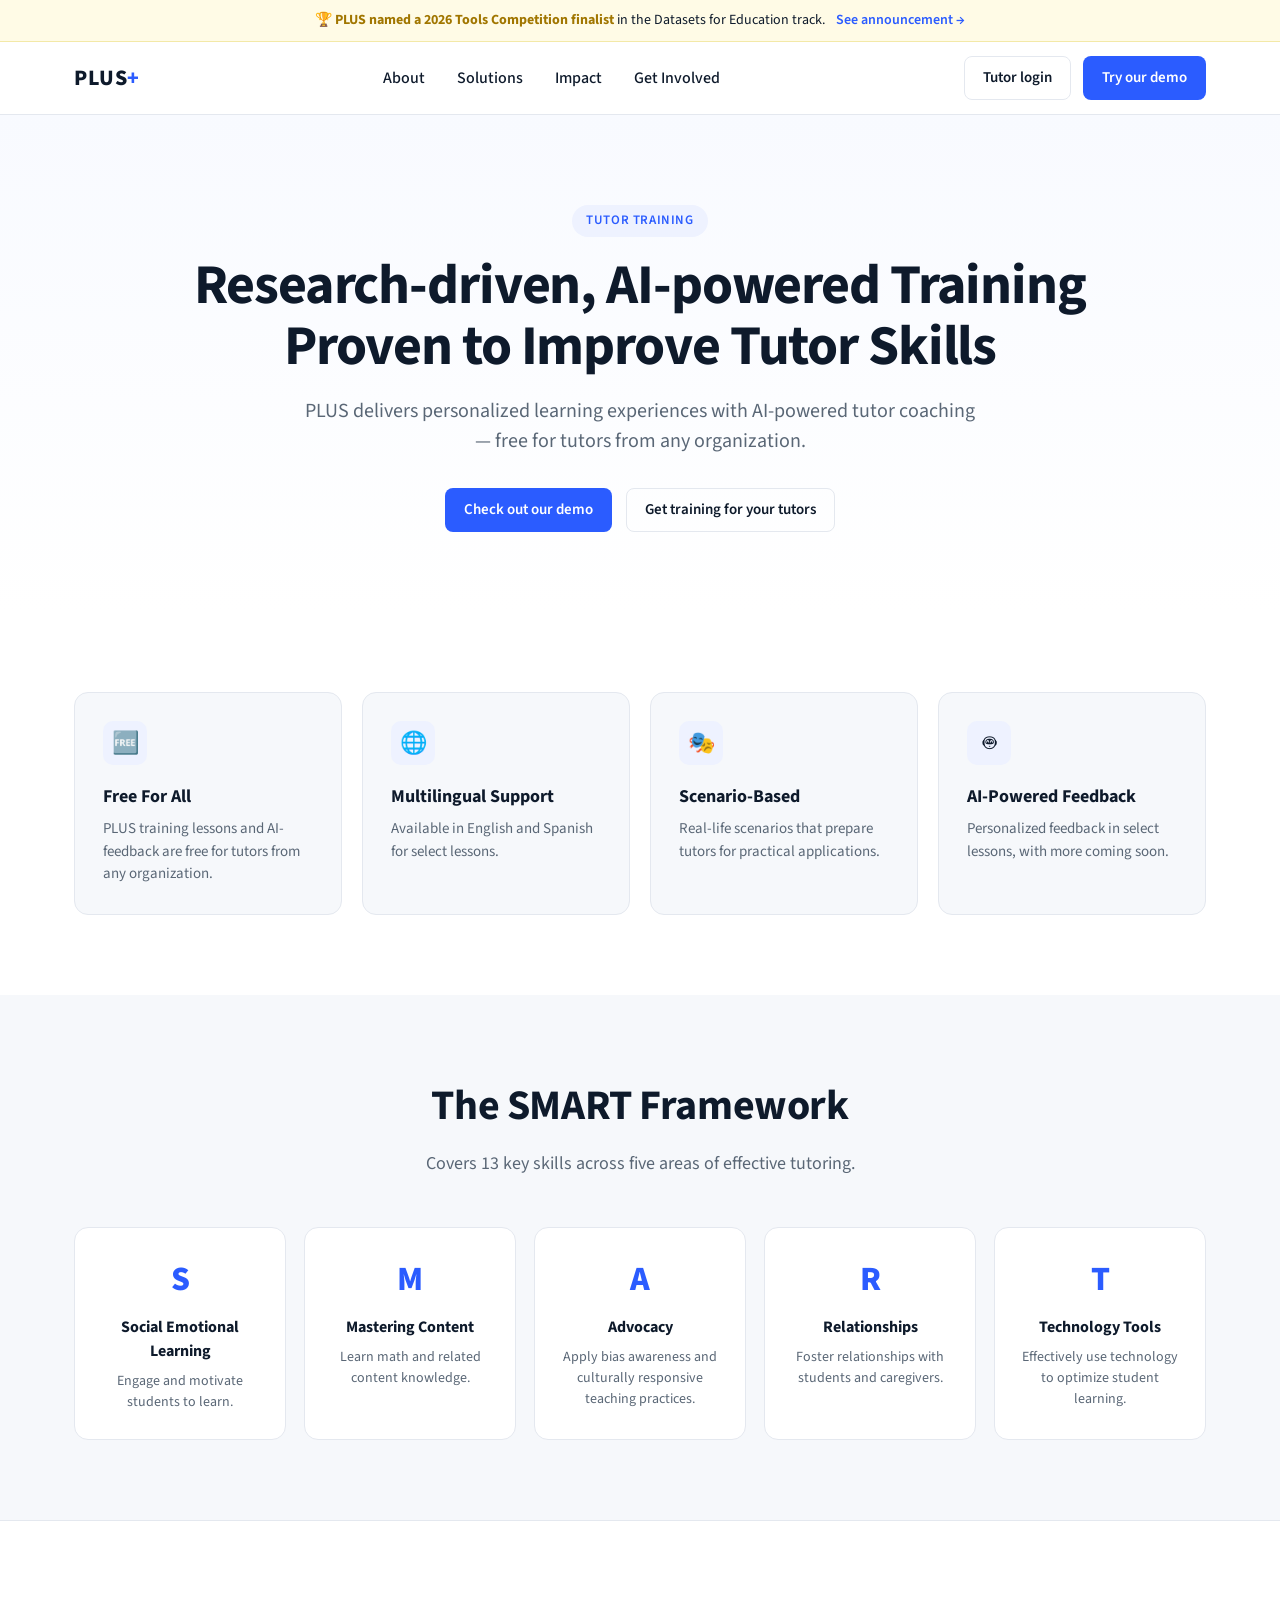
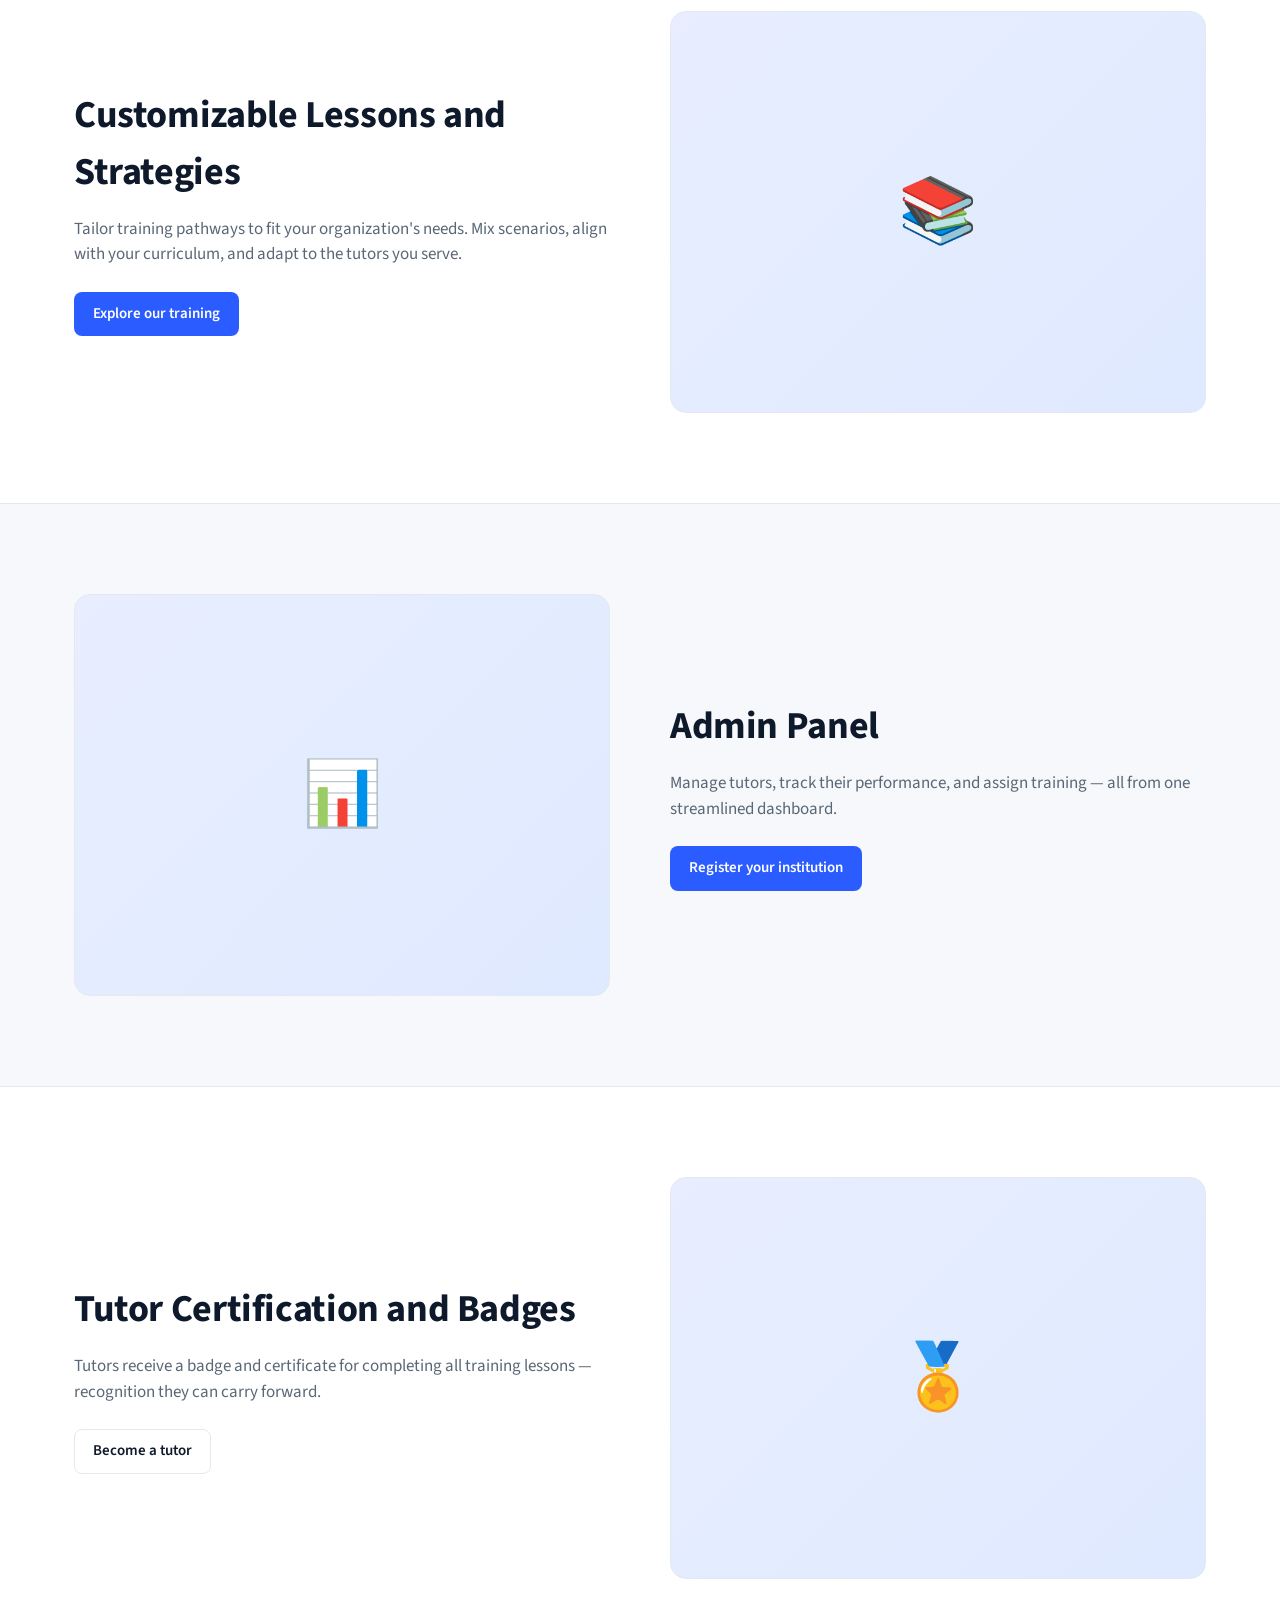
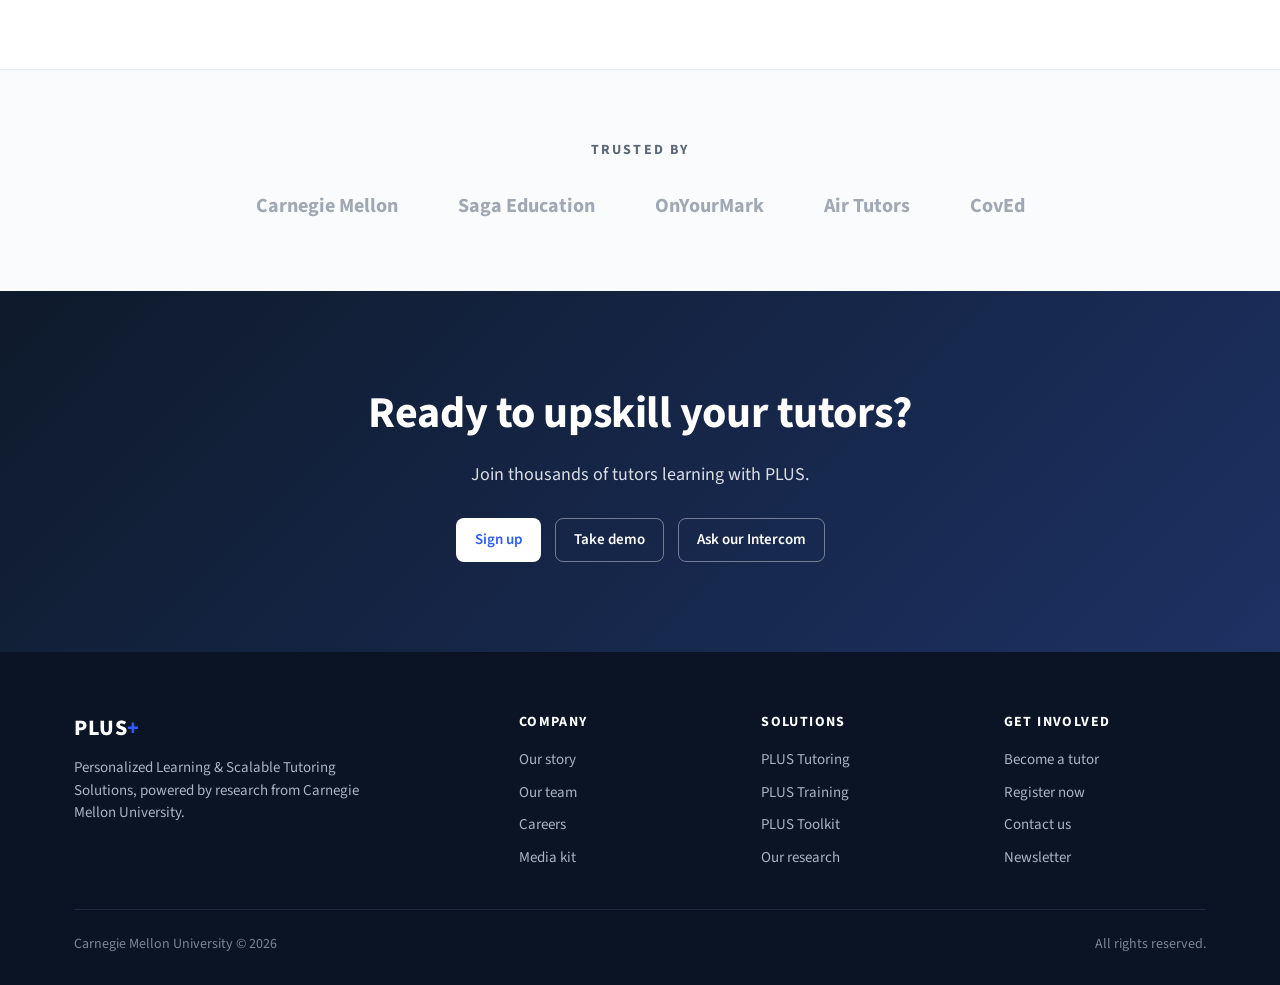
<file: tutors-training.html>
<!DOCTYPE html>
<html lang="en">
<head>
<meta charset="UTF-8" />
<meta name="viewport" content="width=device-width, initial-scale=1.0" />
<title>PLUS | Tutor Training</title>
<link rel="preconnect" href="https://fonts.googleapis.com" />
<link rel="preconnect" href="https://fonts.gstatic.com" crossorigin />
<link href="https://fonts.googleapis.com/css2?family=Source+Sans+3:wght@300;400;500;600;700;800&display=swap" rel="stylesheet" />
<style>
  *,*::before,*::after{box-sizing:border-box;margin:0;padding:0}
  :root{
    --bg:#ffffff;
    --ink:#0e1a2b;
    --muted:#5a6776;
    --accent:#2b5cff;
    --accent-soft:#eef2ff;
    --card:#f6f8fb;
    --border:#e4e8ef;
    --yellow:#ffd84d;
  }
  html,body{font-family:"Source Sans 3","Source Sans Pro",system-ui,sans-serif;color:var(--ink);background:var(--bg);line-height:1.5;-webkit-font-smoothing:antialiased}
  a{color:inherit;text-decoration:none}
  img{max-width:100%;display:block}
  .container{max-width:1180px;margin:0 auto;padding:0 24px}

  /* Nav */
  header.nav{position:sticky;top:0;background:rgba(255,255,255,.92);backdrop-filter:blur(8px);border-bottom:1px solid var(--border);z-index:10}
  .nav-inner{display:flex;align-items:center;justify-content:space-between;height:72px}
  .logo{font-weight:800;font-size:22px;letter-spacing:.5px}
  .logo span{color:var(--accent)}
  nav ul{display:flex;gap:32px;list-style:none}
  nav a{font-weight:500;color:var(--ink)}
  nav a:hover{color:var(--accent)}
  .nav-cta{display:flex;gap:12px;align-items:center}
  .btn{display:inline-block;padding:10px 18px;border-radius:8px;font-weight:600;font-size:15px;transition:all .15s ease;border:1px solid transparent;cursor:pointer}
  .btn-primary{background:var(--accent);color:#fff}
  .btn-primary:hover{background:#1e48d6}
  .btn-ghost{color:var(--ink);border-color:var(--border)}
  .btn-ghost:hover{background:var(--card)}

  /* Announcement */
  .announce{background:#fffbe6;border-bottom:1px solid #f3e9a8;padding:10px 0;text-align:center;font-size:14px}
  .announce strong{color:#a17600}
  .announce a{color:var(--accent);font-weight:600;margin-left:8px}

  /* Hero */
  .hero{padding:90px 0 80px;text-align:center;background:linear-gradient(180deg,#f8faff 0%,#fff 100%)}
  .eyebrow{display:inline-block;font-size:13px;font-weight:600;color:var(--accent);background:var(--accent-soft);padding:6px 14px;border-radius:999px;letter-spacing:.6px;text-transform:uppercase;margin-bottom:18px}
  .hero h1{font-size:56px;font-weight:700;line-height:1.1;letter-spacing:-.02em;max-width:900px;margin:0 auto 18px}
  .hero p.sub{font-size:20px;color:var(--muted);max-width:680px;margin:0 auto 32px}
  .hero-ctas{display:flex;gap:14px;justify-content:center;flex-wrap:wrap}

  /* Feature grid */
  section.features{padding:80px 0}
  .features-grid{display:grid;grid-template-columns:repeat(4,1fr);gap:20px}
  .feature{background:var(--card);border:1px solid var(--border);border-radius:14px;padding:28px}
  .feature .icon{width:44px;height:44px;border-radius:10px;background:var(--accent-soft);display:flex;align-items:center;justify-content:center;font-size:22px;margin-bottom:18px}
  .feature h3{font-size:18px;font-weight:700;margin-bottom:8px}
  .feature p{font-size:15px;color:var(--muted)}

  /* SMART */
  section.smart{padding:80px 0;background:var(--card)}
  .section-head{text-align:center;margin-bottom:50px}
  .section-head h2{font-size:42px;font-weight:700;letter-spacing:-.01em;margin-bottom:12px}
  .section-head p{font-size:18px;color:var(--muted)}
  .smart-grid{display:grid;grid-template-columns:repeat(5,1fr);gap:18px}
  .smart-card{background:#fff;border:1px solid var(--border);border-radius:14px;padding:26px;text-align:center}
  .smart-letter{font-size:34px;font-weight:800;color:var(--accent);margin-bottom:10px}
  .smart-card h4{font-size:16px;font-weight:700;margin-bottom:8px}
  .smart-card p{font-size:14px;color:var(--muted)}

  /* Split sections */
  section.split{padding:90px 0;border-top:1px solid var(--border)}
  .split-row{display:grid;grid-template-columns:1fr 1fr;gap:60px;align-items:center}
  .split-row.reverse{direction:rtl}
  .split-row.reverse > *{direction:ltr}
  .split-row h2{font-size:38px;font-weight:700;letter-spacing:-.01em;margin-bottom:16px}
  .split-row p{font-size:17px;color:var(--muted);margin-bottom:24px}
  .visual{aspect-ratio:4/3;border-radius:16px;background:linear-gradient(135deg,#e8eeff 0%,#dfe9ff 100%);border:1px solid var(--border);display:flex;align-items:center;justify-content:center;font-size:64px;color:var(--accent)}

  /* Trusted */
  section.trusted{padding:70px 0;text-align:center;background:#fafbfd;border-top:1px solid var(--border)}
  .trusted h3{font-size:14px;letter-spacing:.15em;text-transform:uppercase;color:var(--muted);margin-bottom:30px}
  .logos{display:flex;justify-content:center;gap:60px;flex-wrap:wrap;opacity:.7}
  .logos div{font-weight:700;font-size:20px;color:#7a8595}

  /* CTA */
  section.cta{padding:90px 0;text-align:center;background:linear-gradient(135deg,#0e1a2b 0%,#1d3163 100%);color:#fff}
  section.cta h2{font-size:44px;font-weight:700;letter-spacing:-.01em;margin-bottom:14px}
  section.cta p{font-size:18px;opacity:.85;margin-bottom:30px}
  .cta-btns{display:flex;gap:14px;justify-content:center;flex-wrap:wrap}
  .cta .btn-primary{background:#fff;color:var(--accent)}
  .cta .btn-primary:hover{background:#eef2ff}
  .cta .btn-ghost{color:#fff;border-color:rgba(255,255,255,.4)}
  .cta .btn-ghost:hover{background:rgba(255,255,255,.08)}

  /* Footer */
  footer{padding:60px 0 30px;background:#0a1424;color:#aab4c4}
  .foot-grid{display:grid;grid-template-columns:2fr 1fr 1fr 1fr;gap:40px;margin-bottom:40px}
  footer h5{color:#fff;font-size:14px;font-weight:700;letter-spacing:.1em;text-transform:uppercase;margin-bottom:16px}
  footer ul{list-style:none;display:flex;flex-direction:column;gap:10px;font-size:15px}
  footer a:hover{color:#fff}
  .foot-bottom{border-top:1px solid #1d2a3f;padding-top:24px;display:flex;justify-content:space-between;font-size:14px;color:#7a8595;flex-wrap:wrap;gap:10px}

  @media (max-width:900px){
    .hero h1{font-size:38px}
    .features-grid{grid-template-columns:repeat(2,1fr)}
    .smart-grid{grid-template-columns:repeat(2,1fr)}
    .split-row{grid-template-columns:1fr;gap:30px}
    .foot-grid{grid-template-columns:1fr 1fr}
    nav ul{display:none}
  }
</style>
</head>
<body>

<div class="announce">
  <strong>🏆 PLUS named a 2026 Tools Competition finalist</strong> in the Datasets for Education track.
  <a href="#">See announcement →</a>
</div>

<header class="nav">
  <div class="container nav-inner">
    <div class="logo">PLUS<span>+</span></div>
    <nav>
      <ul>
        <li><a href="#">About</a></li>
        <li><a href="#">Solutions</a></li>
        <li><a href="#">Impact</a></li>
        <li><a href="#">Get Involved</a></li>
      </ul>
    </nav>
    <div class="nav-cta">
      <a href="#" class="btn btn-ghost">Tutor login</a>
      <a href="#" class="btn btn-primary">Try our demo</a>
    </div>
  </div>
</header>

<section class="hero">
  <div class="container">
    <span class="eyebrow">Tutor Training</span>
    <h1>Research-driven, AI-powered Training Proven to Improve Tutor Skills</h1>
    <p class="sub">PLUS delivers personalized learning experiences with AI-powered tutor coaching — free for tutors from any organization.</p>
    <div class="hero-ctas">
      <a href="#" class="btn btn-primary">Check out our demo</a>
      <a href="#" class="btn btn-ghost">Get training for your tutors</a>
    </div>
  </div>
</section>

<section class="features">
  <div class="container">
    <div class="features-grid">
      <div class="feature">
        <div class="icon">🆓</div>
        <h3>Free For All</h3>
        <p>PLUS training lessons and AI-feedback are free for tutors from any organization.</p>
      </div>
      <div class="feature">
        <div class="icon">🌐</div>
        <h3>Multilingual Support</h3>
        <p>Available in English and Spanish for select lessons.</p>
      </div>
      <div class="feature">
        <div class="icon">🎭</div>
        <h3>Scenario-Based</h3>
        <p>Real-life scenarios that prepare tutors for practical applications.</p>
      </div>
      <div class="feature">
        <div class="icon">🤖</div>
        <h3>AI-Powered Feedback</h3>
        <p>Personalized feedback in select lessons, with more coming soon.</p>
      </div>
    </div>
  </div>
</section>

<section class="smart">
  <div class="container">
    <div class="section-head">
      <h2>The SMART Framework</h2>
      <p>Covers 13 key skills across five areas of effective tutoring.</p>
    </div>
    <div class="smart-grid">
      <div class="smart-card">
        <div class="smart-letter">S</div>
        <h4>Social Emotional Learning</h4>
        <p>Engage and motivate students to learn.</p>
      </div>
      <div class="smart-card">
        <div class="smart-letter">M</div>
        <h4>Mastering Content</h4>
        <p>Learn math and related content knowledge.</p>
      </div>
      <div class="smart-card">
        <div class="smart-letter">A</div>
        <h4>Advocacy</h4>
        <p>Apply bias awareness and culturally responsive teaching practices.</p>
      </div>
      <div class="smart-card">
        <div class="smart-letter">R</div>
        <h4>Relationships</h4>
        <p>Foster relationships with students and caregivers.</p>
      </div>
      <div class="smart-card">
        <div class="smart-letter">T</div>
        <h4>Technology Tools</h4>
        <p>Effectively use technology to optimize student learning.</p>
      </div>
    </div>
  </div>
</section>

<section class="split">
  <div class="container">
    <div class="split-row">
      <div>
        <h2>Customizable Lessons and Strategies</h2>
        <p>Tailor training pathways to fit your organization's needs. Mix scenarios, align with your curriculum, and adapt to the tutors you serve.</p>
        <a href="#" class="btn btn-primary">Explore our training</a>
      </div>
      <div class="visual">📚</div>
    </div>
  </div>
</section>

<section class="split" style="background:var(--card)">
  <div class="container">
    <div class="split-row reverse">
      <div>
        <h2>Admin Panel</h2>
        <p>Manage tutors, track their performance, and assign training — all from one streamlined dashboard.</p>
        <a href="#" class="btn btn-primary">Register your institution</a>
      </div>
      <div class="visual">📊</div>
    </div>
  </div>
</section>

<section class="split">
  <div class="container">
    <div class="split-row">
      <div>
        <h2>Tutor Certification and Badges</h2>
        <p>Tutors receive a badge and certificate for completing all training lessons — recognition they can carry forward.</p>
        <a href="#" class="btn btn-ghost">Become a tutor</a>
      </div>
      <div class="visual">🏅</div>
    </div>
  </div>
</section>

<section class="trusted">
  <div class="container">
    <h3>Trusted By</h3>
    <div class="logos">
      <div>Carnegie Mellon</div>
      <div>Saga Education</div>
      <div>OnYourMark</div>
      <div>Air Tutors</div>
      <div>CovEd</div>
    </div>
  </div>
</section>

<section class="cta">
  <div class="container">
    <h2>Ready to upskill your tutors?</h2>
    <p>Join thousands of tutors learning with PLUS.</p>
    <div class="cta-btns">
      <a href="#" class="btn btn-primary">Sign up</a>
      <a href="#" class="btn btn-ghost">Take demo</a>
      <a href="#" class="btn btn-ghost">Ask our Intercom</a>
    </div>
  </div>
</section>

<footer>
  <div class="container">
    <div class="foot-grid">
      <div>
        <div class="logo" style="color:#fff;margin-bottom:12px">PLUS<span style="color:var(--accent)">+</span></div>
        <p style="font-size:15px;max-width:320px">Personalized Learning & Scalable Tutoring Solutions, powered by research from Carnegie Mellon University.</p>
      </div>
      <div>
        <h5>Company</h5>
        <ul>
          <li><a href="#">Our story</a></li>
          <li><a href="#">Our team</a></li>
          <li><a href="#">Careers</a></li>
          <li><a href="#">Media kit</a></li>
        </ul>
      </div>
      <div>
        <h5>Solutions</h5>
        <ul>
          <li><a href="#">PLUS Tutoring</a></li>
          <li><a href="#">PLUS Training</a></li>
          <li><a href="#">PLUS Toolkit</a></li>
          <li><a href="#">Our research</a></li>
        </ul>
      </div>
      <div>
        <h5>Get Involved</h5>
        <ul>
          <li><a href="#">Become a tutor</a></li>
          <li><a href="#">Register now</a></li>
          <li><a href="#">Contact us</a></li>
          <li><a href="#">Newsletter</a></li>
        </ul>
      </div>
    </div>
    <div class="foot-bottom">
      <span>Carnegie Mellon University © 2026</span>
      <span>All rights reserved.</span>
    </div>
  </div>
</footer>

</body>
</html>
</file>
<file: styles.css>
@import url('https://fonts.googleapis.com/css2?family=Space+Mono:wght@400;700&family=Inter:wght@400;500;600;700;800;900&family=Source+Sans+Pro:wght@400;600;700&display=swap');

* {
  margin: 0;
  padding: 0;
  box-sizing: border-box;
  text-decoration: none;
}

html, body {
  height: 100%;
  overflow: hidden;
}

body {
  background: #0a0a0a;
  font-family: 'Source Sans Pro', sans-serif;
  color: #ffffff;
  -webkit-font-smoothing: antialiased;
}
/* Landing dark mode: flip dark text to white, keep purple accents */
body, .topbar, .topbar *:not(.status-online),
.hero-statement, .hero-statement em,
.hero-intro-text, .hero-intro-text strong,
.hero-meta, .hero-meta strong,
.preview-title, .preview-sub, .preview-meta,
.nav a, .nav-item, .nav-section-title,
.footer, .footer * { color: #ffffff; }
.hero-statement em, .preview-tag, .accent { color: #D1ADFE; }

/* ===== Top bar ===== */
.topbar {
  position: fixed;
  top: 24px; left: 32px; right: 32px;
  display: flex;
  justify-content: space-between;
  align-items: center;
  font-family: 'Source Sans Pro', sans-serif;
  font-size: 12px;
  font-weight: 700;
  letter-spacing: 1px;
  color: #ffffff;
  z-index: 50;
}
.status-online { color: #1f9d55; }

/* ===== Layout ===== */
.app {
  display: grid;
  grid-template-columns: 300px 1fr;
  height: 100vh;
  padding: 72px 32px 24px;
  gap: 0;
}

/* ===== Sidebar ===== */
.sidebar {
  display: flex;
  flex-direction: column;
  border-right: 1px solid #dcd6c8;
  padding-right: 0;
}

.brand {
  padding: 8px 16px 20px;
  border-bottom: 1px solid #dcd6c8;
  display: flex;
  align-items: center;
  gap: 10px;
}
.brand-logo {
  width: 32px; height: 32px;
  flex-shrink: 0;
  background: url("images/landing/logo.svg") center / contain no-repeat;
}
.brand-name {
  font-family: 'Source Sans Pro', sans-serif;
  font-size: 13px;
  font-weight: 700;
  letter-spacing: 1px;
}

.cards {
  flex: 1;
  display: flex;
  flex-direction: column;
}

.card-wrap {
  flex: 1;
  position: relative;
  border-bottom: 1px solid #dcd6c8;
  display: flex;
}

.card {
  flex: 1;
  padding: 24px 20px;
  cursor: pointer;
  position: relative;
  display: flex;
  flex-direction: column;
  justify-content: space-between;
  transition: background 0.25s ease, transform 0.25s ease, box-shadow 0.25s ease;
  background: transparent;
  transform-origin: left center;
}
.card-wrap:hover .card {
  background: rgba(255, 255, 255, 0.06);
  transform: translateX(4px) rotate(-10deg);
  box-shadow: 0 12px 32px rgba(0, 0, 0, 0.45);
  z-index: 2;
}
.card .card-logo {
  width: 44px; height: 44px;
  display: flex;
  align-items: center;
  justify-content: center;
  color: #ffffff;
}
.card .card-logo svg { width: 100%; height: 100%; }

.card .card-meta {
  font-family: 'Source Sans Pro', sans-serif;
  font-size: 16px;
  font-weight: 700;
  letter-spacing: 1px;
  color: #6b6558;
  line-height: 1.6;
}
.card .card-meta .tags {
  color: #ffffff;
  display: block;
  margin-bottom: 6px;
}

.view-projects {
  position: absolute;
  bottom: 0;
  right: 16px;
  transform: translateY(calc(50% - 18px));
  font-family: 'Source Sans Pro', sans-serif;
  font-size: 24px;
  font-weight: 700;
  line-height: 1;
  background: #0a0a0a;
  padding: 0 6px;
  opacity: 0;
  transition: opacity 0.3s ease;
  color: #ffffff;
  pointer-events: none;
  z-index: 3;
}
.card-wrap:hover .view-projects {
  opacity: 1;
}

.bottom-nav {
  display: grid;
  grid-template-columns: 1fr 1fr 1fr;
  border-top: 1px solid #dcd6c8;
}
.bottom-nav a {
  padding: 20px 0;
  text-align: center;
  font-family: 'Source Sans Pro', sans-serif;
  font-size: 15px;
  font-weight: 500;
  color: #ffffff;
  border-right: 1px solid #dcd6c8;
  cursor: pointer;
  transition: background 0.2s ease;
}
.bottom-nav a:last-child { border-right: none; }
.bottom-nav a:hover { background: #ffffff; }

/* ===== Main panel ===== */
.main {
  position: relative;
  padding: 12px 0 0 56px;
  display: flex;
  flex-direction: column;
  justify-content: space-between;
  overflow: hidden;
}

/* Default hero */
.hero {
  position: absolute;
  inset: 12px 0 80px 56px;
  display: flex;
  flex-direction: column;
  justify-content: space-between;
  opacity: 1;
  transition: opacity 0.35s ease;
}
.hero.hidden { opacity: 0; pointer-events: none; }

.hero-statement {
  font-family: 'Source Sans Pro', sans-serif;
  font-weight: 700;
  font-size: clamp(56px, 7.5vw, 120px);
  letter-spacing: -0.03em;
  line-height: 1.02;
  color: #ffffff;
  max-width: 1200px;
}
.hero-statement em {
  font-style: italic;
  font-weight: 400;
  color: #6b3fd4;
}
.hero-statement .line {
  display: block;
  overflow: hidden;
}
.hero-statement .line > span {
  display: inline-block;
  transform: translateY(100%);
  opacity: 0;
  animation: heroLineUp 0.9s cubic-bezier(0.2, 0.7, 0.2, 1) forwards;
}
.hero-statement .line:nth-child(1) > span { animation-delay: 0.05s; }
.hero-statement .line:nth-child(2) > span { animation-delay: 0.22s; }
.hero-statement .line:nth-child(3) > span { animation-delay: 0.39s; }
@keyframes heroLineUp {
  to { transform: translateY(0); opacity: 1; }
}
.hero-intro {
  display: flex;
  align-items: flex-start;
  gap: 20px;
  max-width: 720px;
}
.hero-avatar {
  width: 64px; height: 64px;
  flex-shrink: 0;
  background: url("images/landing/logo.svg") center / contain no-repeat;
}
.hero-avatar img { width: 100%; height: 100%; object-fit: cover; display: block; }
.hero-intro-text {
  font-family: 'Source Sans Pro', sans-serif;
  font-size: 18px;
  line-height: 1.55;
  color: #ffffff;
  padding-top: 4px;
}
.hero-intro-text strong { font-weight: 700; }
.hero-meta {
  font-family: 'Space Mono', monospace;
  font-size: 12px;
  letter-spacing: 0.08em;
  text-transform: uppercase;
  color: #6b6558;
}
.hero-meta strong { color: #ffffff; font-weight: 700; }

/* Preview (shown on hover) */
.preview {
  position: absolute;
  inset: 12px 0 80px 56px;
  opacity: 0;
  pointer-events: none;
  transition: opacity 0.35s ease;
  overflow: hidden;
  border-radius: 14px;
  background: #0f1117;
  border: 1px solid rgba(255, 255, 255, 0.10);
}
.preview.active { opacity: 1; }

/* Ambient wash, keyed per project via the inline gradient on .preview-bg.
   Kept far back so the panel reads as a dark card, not a photo. */
.preview-bg {
  position: absolute;
  inset: 0;
  background-size: cover;
  background-position: center;
  opacity: 0.20;
  transform: scale(1.04);
  transition: transform 0.6s ease;
}
.preview.active .preview-bg { transform: scale(1); }

.preview-scrim {
  position: absolute;
  inset: 0;
  background: linear-gradient(105deg, #0f1117 34%, rgba(15, 17, 23, 0.72) 100%);
}

/* Two columns: the argument on the left, the evidence on the right. */
.preview-content {
  position: relative;
  height: 100%;
  padding: 52px 52px 52px 48px;
  display: grid;
  grid-template-columns: minmax(0, 0.9fr) minmax(0, 1.1fr);
  align-items: center;
  gap: 56px;
  color: #ffffff;
}

.preview-title {
  font-family: 'Source Sans Pro', sans-serif;
  font-weight: 700;
  font-size: clamp(30px, 3.4vw, 56px);
  letter-spacing: -0.025em;
  line-height: 1.06;
  margin-bottom: 20px;
}

.preview-desc {
  font-family: 'Source Sans Pro', sans-serif;
  font-size: 17px;
  line-height: 1.55;
  font-weight: 400;
  color: rgba(255, 255, 255, 0.72);
  max-width: 46ch;
}
.preview-desc strong { color: #ffffff; font-weight: 600; }

.preview-rule {
  height: 1px;
  border: 0;
  background: rgba(255, 255, 255, 0.14);
  margin: 28px 0 24px;
}

.preview-meta {
  display: flex;
  flex-wrap: wrap;
  gap: 12px 44px;
}
.preview-meta dt {
  font-family: 'Source Sans Pro', sans-serif;
  font-size: 11px;
  font-weight: 700;
  letter-spacing: 0.14em;
  text-transform: uppercase;
  color: rgba(255, 255, 255, 0.42);
  margin-bottom: 7px;
}
.preview-meta dd {
  font-family: 'Source Sans Pro', sans-serif;
  font-size: 16px;
  font-weight: 600;
  line-height: 1.3;
  color: #ffffff;
  margin: 0;
}

/* Right column: media card over a label. */
.preview-aside {
  display: flex;
  flex-direction: column;
  gap: 22px;
  align-items: flex-start;
}

.preview-media {
  width: 100%;
  /* Matches report-video-01.mp4 (1800x1080) so nothing is cropped. */
  aspect-ratio: 5 / 3;
  border-radius: 12px;
  overflow: hidden;
  background: rgba(255, 255, 255, 0.04);
  border: 1px solid rgba(255, 255, 255, 0.09);
  transform: translateY(10px);
  opacity: 0;
  transition: transform 0.5s cubic-bezier(0.2, 0.7, 0.2, 1) 0.06s, opacity 0.5s ease 0.06s;
}
.preview.active .preview-media { transform: translateY(0); opacity: 1; }
.preview-media img,
.preview-media video {
  width: 100%;
  height: 100%;
  object-fit: cover;
  display: block;
}
/* Projects without a real asset get their own colour field instead of a
   broken frame; the gradient is set inline per project. */
.preview-media--swatch { position: relative; }

.preview-cta {
  display: inline-flex;
  align-items: center;
  gap: 10px;
  padding: 13px 24px;
  border-radius: 999px;
  background: #ffffff;
  color: #0a0a0a;
  font-family: 'Source Sans Pro', sans-serif;
  font-size: 15px;
  font-weight: 600;
  letter-spacing: 0.01em;
}
.preview-cta .arrow { font-size: 16px; line-height: 1; }

@media (max-width: 1080px) {
  .preview-content {
    grid-template-columns: 1fr;
    gap: 28px;
    align-content: center;
    padding: 36px;
  }
  .preview-aside { display: none; }
}

@media (prefers-reduced-motion: reduce) {
  .preview-bg,
  .preview-media {
    transition: none;
    transform: none;
  }
  .preview-media { opacity: 1; }
}

/* ===== Footer ===== */
.footer {
  position: fixed;
  left: 32px; right: 32px; bottom: 16px;
  display: flex;
  justify-content: flex-end;
  align-items: center;
  font-family: 'Source Sans Pro', sans-serif;
  font-size: 12px;
  color: #4a4637;
  z-index: 40;
}
.footer .socials {
  display: flex;
  gap: 18px;
  color: #ffffff;
}
.footer .socials a {
  color: #ffffff;
  display: inline-flex;
  align-items: center;
  gap: 4px;
}
.footer .socials svg { width: 18px; height: 18px; }

/* ===== Case Study Overlay ===== */
.case-study {
  position: fixed;
  inset: 0;
  background: #0a0a0a;
  color: #ffffff;
  z-index: 100;
  overflow-y: auto;
  opacity: 0;
  pointer-events: none;
  transition: opacity 0.35s ease;
}
.case-study.open {
  opacity: 1;
  pointer-events: auto;
}
.case-study-inner {
  padding: 64px 144px;
  max-width: none;
}
/* Dark mode override for case study */
.case-study .cs-title,
.case-study .cs-subtitle,
.case-study .cs-facts h4,
.case-study .cs-facts li,
.case-study .cs-facts p,
.case-study .cs-impact-heading,
.case-study .cs-headline,
.case-study .cs-body,
.case-study .cs-section-body,
.case-study .cs-section-title,
.case-study .cs-callout-heading,
.case-study .cs-callout-body,
.case-study .cs-goal-title,
.case-study .cs-goal-item,
.case-study .cs-tab,
.case-study .cs-tab.active,
.case-study .cs-feature-title,
.case-study .cs-feature-body,
.case-study .cs-synth-quote,
.case-study .cs-insight-title,
.case-study .cs-insight-body,
.case-study .cs-insight-text { color: #ffffff !important; }
.case-study .cs-impact-sub,
.case-study .cs-section-sub,
.case-study .cs-meta,
.case-study [style*="#8a8372"],
.case-study [style*="#6b6558"],
.case-study [style*="#6b6b85"] { color: rgba(255,255,255,0.85) !important; }
.case-study .cs-tab { color: rgba(255,255,255,0.85); }
.case-study .cs-impact-sub,
.case-study .cs-section-sub,
.case-study .cs-stat-num { color: #EFD6FF !important; }
.case-study .cs-stat-desc { color: #ffffff !important; }
.case-study .cs-contribution-body { color: #ffffff !important; }
.case-study .cs-callout,
.case-study .cs-callout .cs-callout-tag,
.case-study .cs-callout .cs-callout-body,
.case-study .cs-callout .cs-callout-heading { color: #17202a !important; }
.case-study .cs-tab:hover { color: #ffffff; }
.case-study .cs-tab.active { background: rgba(107, 63, 212, 0.18); color: #ffffff; }
.case-study .cs-synth-quote { background: rgba(255,255,255,0.06); border-color: rgba(255,255,255,0.08); }
.case-study .cs-image-contain { background: rgba(255,255,255,0.04); }
/* Climber Insight Report — centered header, slightly smaller title */
#case-imagegen .cs-header { text-align: center; }
#case-imagegen .cs-title { font-size: clamp(32px, 4.4vw, 64px); }
#case-imagegen .cs-facts { margin-left: auto; margin-right: auto; }
/* Cover compare: legacy vs Figma Make */
.cs-hero-compare {
  margin-top: 80px;
  display: grid;
  grid-template-columns: 1fr 1fr;
  gap: 32px;
  align-items: stretch;
}
.cs-hero-compare-item { margin: 0; display: flex; flex-direction: column; gap: 16px; }
.cs-hero-compare-title {
  font-family: 'Source Sans Pro', sans-serif;
  font-size: 18px; font-weight: 600;
  letter-spacing: 0.02em;
  color: #ffffff;
}
.cs-hero-compare-frame {
  background: rgba(255,255,255,0.04);
  border: 1px solid rgba(255,255,255,0.08);
  border-radius: 12px;
  overflow: hidden;
  aspect-ratio: 16 / 10;
  flex: 1;
}
.cs-hero-compare-frame img,
.cs-hero-compare-frame video {
  width: 100%; height: 100%; display: block; object-fit: cover;
}
.case-study hr,
.case-study .cs-divider { border-color: rgba(255,255,255,0.12); background: rgba(255,255,255,0.12); }

.case-close {
  position: fixed;
  top: 64px;
  right: 144px;
  z-index: 110;
  background: #17202a;
  color: #f4f1ea;
  border: none;
  width: 44px;
  height: 44px;
  border-radius: 50%;
  cursor: pointer;
  font-family: 'Source Sans Pro', sans-serif;
  font-size: 20px;
  font-weight: 400;
  display: flex;
  align-items: center;
  justify-content: center;
  transition: transform 0.2s ease, background 0.2s ease;
}
.case-close:hover { transform: rotate(90deg); background: #000; }

/* Header section */
.cs-header {
  padding: 80px 0 0;
}
.cs-title {
  font-family: 'Source Sans Pro', sans-serif;
  font-size: clamp(40px, 5vw, 72px);
  font-weight: 700;
  letter-spacing: -0.02em;
  line-height: 1.05;
  color: #ffffff;
  margin-bottom: 12px;
}
.cs-subtitle {
  font-family: 'Source Sans Pro', sans-serif;
  font-size: clamp(20px, 2vw, 28px);
  font-weight: 400;
  color: #ffffff;
  margin-bottom: 64px;
}
.cs-facts {
  display: grid;
  grid-template-columns: repeat(4, 1fr);
  gap: 64px;
  max-width: 1400px;
}
.cs-facts h4 {
  font-family: 'Source Sans Pro', sans-serif;
  font-size: 20px;
  font-weight: 700;
  color: #ffffff;
  margin-bottom: 16px;
}
.cs-facts ul {
  list-style: none;
}
.cs-facts li,
.cs-facts p {
  font-family: 'Source Sans Pro', sans-serif;
  font-size: 17px;
  font-weight: 400;
  line-height: 1.5;
  color: #ffffff;
}

/* Hero image placeholder */
.cs-hero-image {
  margin-top: 80px;
  width: 100%;
  height: 1200px;
  background: #d5cfc0;
  border-radius: 4px;
  display: flex;
  align-items: center;
  justify-content: center;
  font-family: 'Source Sans Pro', sans-serif;
  font-size: 14px;
  font-weight: 600;
  letter-spacing: 1px;
  color: #8a8372;
  text-transform: uppercase;
}

/* Impact section */
.cs-impact {
  margin-top: 80px;
  padding: 0;
}
.cs-impact-sub {
  font-family: 'Source Sans Pro', sans-serif;
  font-size: 16px;
  font-weight: 700;
  letter-spacing: 2px;
  color: #6b3fd4;
  text-transform: uppercase;
  margin-bottom: 16px;
}
.cs-impact-heading {
  font-family: 'Source Sans Pro', sans-serif;
  font-size: 24px;
  font-weight: 700;
  line-height: 1.25;
  letter-spacing: -0.01em;
  color: #ffffff;
  margin-bottom: 16px;
  max-width: 1000px;
}
.cs-impact-grid {
  display: grid;
  grid-template-columns: 1fr 1fr;
  gap: 56px 96px;
}
.cs-stat-num {
  font-family: 'Source Sans Pro', sans-serif;
  font-size: 64px;
  font-weight: 700;
  line-height: 1.1;
  letter-spacing: -0.02em;
  color: #6b3fd4;
  margin-bottom: 12px;
}
.cs-stat-desc {
  font-family: 'Source Sans Pro', sans-serif;
  font-size: 20px;
  font-weight: 400;
  line-height: 1.45;
  color: #ffffff;
  max-width: 520px;
}

/* Contribution section (reuses impact layout) */
.cs-contribution {
  margin-top: 80px;
}
.cs-contribution-body {
  font-family: 'Source Sans Pro', sans-serif;
  font-size: 20px;
  font-weight: 400;
  line-height: 1.55;
  color: #ffffff;
  width: 100%;
}

/* Detailed / narrative sections */
.cs-detail {
  margin-top: 80px;
  padding: 0;
  max-width: 1400px;
}
.cs-section {
  margin-top: 104px;
}
.cs-section:last-child {
  padding-bottom: 96px;
}
.cs-section-body {
  font-family: 'Source Sans Pro', sans-serif;
  font-size: 20px;
  font-weight: 400;
  line-height: 1.55;
  color: #ffffff;
  width: 100%;
}
.cs-section-body p + p { margin-top: 16px; }
.cs-section-body ul {
  list-style: disc;
  padding-left: 24px;
  margin-top: 12px;
}
.cs-section-body ul li { margin-bottom: 8px; }

/* Image blocks */
.cs-images {
  margin-top: 40px;
  display: grid;
  gap: 24px;
}
.cs-images.layout-single   { grid-template-columns: 1fr; }
.cs-images.layout-2-col    { grid-template-columns: repeat(2, 1fr); }
.cs-images.layout-3-col    { grid-template-columns: repeat(3, 1fr); }
.cs-images.layout-4-col    { grid-template-columns: repeat(4, 1fr); }
.cs-images.layout-2x2      { grid-template-columns: repeat(2, 1fr); }
.cs-images.layout-stacked  { grid-template-columns: 1fr; }
.cs-images.layout-asymmetric {
  grid-template-columns: 2fr 1fr;
  grid-auto-rows: auto;
}
.cs-images.layout-asymmetric .cs-image:first-child { grid-row: span 2; }

.cs-image {
  display: flex;
  flex-direction: column;
  gap: 10px;
}
.cs-image .cs-image-box {
  width: 100%;
  background: #d5cfc0;
  border-radius: 4px;
  display: flex;
  align-items: center;
  justify-content: center;
  font-family: 'Source Sans Pro', sans-serif;
  font-size: 12px;
  font-weight: 600;
  letter-spacing: 1px;
  color: #8a8372;
  text-transform: uppercase;
}
.cs-image .cs-image-caption {
  font-family: 'Source Sans Pro', sans-serif;
  font-size: 14px;
  font-weight: 400;
  color: #6b6558;
  line-height: 1.4;
}
.cs-lead {
  font-family: 'Source Sans Pro', sans-serif;
  font-size: clamp(18px, 1.4vw, 22px);
  font-weight: 400;
  color: #ffffff;
  margin-bottom: 24px;
}
.cs-headline {
  font-family: 'Source Sans Pro', sans-serif;
  font-size: clamp(36px, 3.6vw, 56px);
  font-weight: 700;
  line-height: 1.15;
  letter-spacing: -0.01em;
  color: #ffffff;
  margin-bottom: 40px;
}
.cs-body {
  font-family: 'Source Sans Pro', sans-serif;
  font-size: clamp(17px, 1.2vw, 20px);
  font-weight: 400;
  line-height: 1.6;
  color: #ffffff;
  max-width: 1100px;
}
/* Overview callouts */
.cs-callouts { display: grid; grid-template-columns: 1fr 1fr; gap: 24px; margin-top: 40px; }
.cs-callout { border-radius: 20px; padding: 32px; display: flex; flex-direction: column; gap: 24px; }
.cs-callout--purple { background: #e6dbf7; }
.cs-callout--cream { background: #f4e8d0; }
.cs-callout-tag {
  display: inline-block; align-self: flex-start; padding: 8px 16px; border-radius: 10px;
  font-family: 'Source Sans Pro', sans-serif; font-size: 18px; font-weight: 700; color: #ffffff;
}
.cs-callout--purple .cs-callout-tag { background: #c9b5ea; }
.cs-callout--cream .cs-callout-tag { background: #e8d5a5; }
.cs-callout-body {
  font-family: 'Source Sans Pro', sans-serif; font-size: 22px; font-weight: 400;
  line-height: 1.5; color: #ffffff; margin: 0;
}
.cs-callout-icon { font-size: 40px; margin-top: auto; }
.cs-goal {
  margin-top: 24px; background: #faf9fb; border-radius: 20px;
  padding: 48px 56px; text-align: center;
}
.cs-goal-icon { font-size: 48px; margin-bottom: 16px; }
.cs-goal-heading {
  font-family: 'Source Sans Pro', sans-serif; font-size: 32px; font-weight: 700;
  color: #ffffff; margin: 0 0 24px 0;
}
.cs-goal-list {
  list-style: none; padding: 0; margin: 0 auto; display: flex; flex-direction: column;
  gap: 16px; max-width: 760px; text-align: left;
}
.cs-goal-list li {
  display: flex; align-items: flex-start; gap: 16px;
  font-family: 'Source Sans Pro', sans-serif; font-size: 22px; line-height: 1.5; color: #ffffff;
}
.cs-goal-check {
  flex-shrink: 0; width: 32px; height: 32px; border-radius: 8px;
  background: #8b5cf6; color: #fff; display: flex; align-items: center; justify-content: center;
  font-weight: 700; font-size: 18px; margin-top: 2px;
}
/* Split layout (Solution) */
.cs-split {
  display: grid; grid-template-columns: 308px 1fr; gap: 80px; align-items: start; margin-top: 24px;
}
.cs-split-left {
  position: sticky; top: 80px; opacity: 0; transform: translateX(-40px);
  transition: opacity 0.7s ease, transform 0.7s ease;
}
.cs-split-left.is-visible { opacity: 1; transform: translateX(0); }
.cs-split-right { display: flex; flex-direction: column; gap: 32px; }
@media (max-width: 900px) {
  .cs-split { grid-template-columns: 1fr; gap: 32px; }
  .cs-split-left { position: static; }
}
.cs-tabs { display: flex; flex-direction: column; gap: 8px; }
.cs-tabs { --tab-accent: #D1ADFE; }
.cs-tab {
  text-align: left; background: transparent; border: none;
  border-left: 3px solid rgba(255, 255, 255, 0.14);
  padding: 14px 20px; cursor: pointer; font-family: 'Source Sans Pro', sans-serif;
  font-size: 18px; font-weight: 500; line-height: 1.4;
  color: rgba(255, 255, 255, 0.62);
  transition: all 0.25s ease;
}
.cs-tab:hover { color: #ffffff; border-left-color: rgba(255, 255, 255, 0.35); }
.cs-tab:focus-visible { outline: 2px solid var(--tab-accent); outline-offset: 2px; }
/* The panel is dark, so the active tab lifts with a tinted fill rather than
   the light lavender this rule used to carry. */
.cs-tab.is-active {
  border-left-color: var(--tab-accent);
  color: #ffffff;
  font-weight: 700;
  background: rgba(107, 63, 212, 0.26);
}
.cs-tab-num {
  display: block; font-family: 'Space Mono', monospace; font-size: 12px;
  color: var(--tab-accent); letter-spacing: 0.08em; margin-bottom: 4px;
}
.cs-tab-panel { display: none; }
.cs-tab-panel.is-active { display: block; }
.cs-image-box.cs-image-contain {
  background: #f5f0ff; display: flex; align-items: center; justify-content: center;
  padding: 24px; box-sizing: border-box; height: auto !important;
}
.cs-image-contain img { width: 100%; height: auto; display: block; }
/* Research synthesis graph */
.cs-synth { margin-top: 40px; position: relative; }
.cs-synth-quotes { display: grid; grid-template-columns: 1fr 1fr 1fr; gap: 24px; align-items: center; }
.cs-synth-col { display: flex; flex-direction: column; gap: 24px; }
.cs-synth-quote {
  background: #f5f2fa; border-radius: 16px; padding: 28px 28px 24px;
  box-shadow: 0 1px 2px rgba(0,0,0,0.03);
}
.cs-synth-mark {
  font-family: 'Source Sans Pro', sans-serif; font-size: 40px; line-height: 1;
  font-weight: 700; color: #D1ADFE; margin-bottom: 12px;
}
.cs-synth-text {
  font-family: 'Source Sans Pro', sans-serif; font-size: 18px; font-weight: 600;
  line-height: 1.45; color: #D1ADFE; margin: 0 0 20px 0;
}
.cs-synth-role {
  font-family: 'Source Sans Pro', sans-serif; font-size: 14px; color: #6b6b85;
}
.cs-synth-arrows { height: 80px; position: relative; margin: 8px 0; }
.cs-synth-arrows svg { width: 100%; height: 100%; display: block; }
.cs-synth-challenges { display: grid; grid-template-columns: 1fr 1fr 1fr; gap: 24px; }
.cs-synth-challenge {
  background: #4a3f8a; color: #fff; border-radius: 16px; padding: 28px; min-height: 180px;
}
.cs-synth-challenge-label {
  font-family: 'Source Sans Pro', sans-serif; font-size: 14px; font-weight: 400;
  color: #c9c2e8; margin-bottom: 12px;
}
.cs-synth-challenge-title {
  font-family: 'Source Sans Pro', sans-serif; font-size: 20px; font-weight: 700;
  line-height: 1.35; margin: 0;
}
/* Insights 4-card row */
.cs-insight-grid {
  margin-top: 40px; display: grid; grid-template-columns: repeat(4, 1fr); gap: 32px;
}
.cs-insight-card { display: flex; flex-direction: column; gap: 20px; }
.cs-insight-icon { font-size: 48px; line-height: 1; }
.cs-insight-text {
  font-family: 'Source Sans Pro', sans-serif; font-size: 20px; font-weight: 400;
  line-height: 1.5; color: #ffffff; margin: 0;
}
/* Case study top nav */
.cs-topnav {
  position: sticky; top: 16px; z-index: 5;
  display: grid; grid-template-columns: 1fr 2fr 1fr; align-items: center;
  height: 96px; padding: 0 28px; margin: 16px 24px 0;
  background: rgba(20, 22, 28, 0.55); border: 1px solid rgba(255,255,255,0.12); border-radius: 18px;
  backdrop-filter: blur(18px) saturate(160%); -webkit-backdrop-filter: blur(18px) saturate(160%);
  box-shadow: 0 8px 32px rgba(0,0,0,0.35);
  font-family: 'Source Sans Pro', sans-serif; font-size: 16px; color: #d8dde5;
}
.cs-topnav-left { text-align: left; display: flex; align-items: center; gap: 10px; }
.cs-topnav-center { text-align: center; color: #fff; font-weight: 500; }
.cs-topnav-right {
  text-align: right; display: flex; align-items: center; justify-content: flex-end; gap: 10px;
  font-family: 'Source Sans Pro', sans-serif; font-size: 16px; font-weight: 700;
  letter-spacing: 2px; color: #6b3fd4; text-transform: uppercase;
}
.cs-topnav-right::before {
  content: ""; width: 8px; height: 8px; border-radius: 50%;
  background: #6b3fd4; box-shadow: 0 0 10px #6b3fd4;
}
.cs-topnav-back {
  cursor: pointer; background: none; border: none; color: #d8dde5; font-size: 16px;
  display: inline-flex; align-items: center; gap: 8px; padding: 0; font-family: inherit;
}
.cs-topnav-back:hover { color: #fff; }

/* ===== Standalone case-study pages =====
   On index.html the case studies are overlays (fixed, hidden until .open).
   When a case study is its own page, <html class="case-page"> makes it a
   normal scrolling document instead. */
html.case-page,
html.case-page body {
  height: auto;
  overflow: visible;
}
html.case-page .case-study {
  position: static;
  opacity: 1;
  pointer-events: auto;
  overflow: visible;
}

/* Marks copy that still needs real content before this page is shared. */
.tk {
  display: inline-block;
  padding: 1px 8px;
  border-radius: 5px;
  background: rgba(232, 182, 74, 0.18);
  border: 1px dashed rgba(232, 182, 74, 0.55);
  color: #e8b64a;
  font-size: 0.82em;
  font-weight: 700;
  letter-spacing: 0.06em;
  text-transform: uppercase;
  white-space: nowrap;
}

/* Real screenshot in a case-study header, in place of the .cs-hero-image placeholder. */
.cs-hero-shot {
  margin: 80px 0 0;
  border-radius: 14px;
  overflow: hidden;
  background: rgba(255, 255, 255, 0.04);
  border: 1px solid rgba(255, 255, 255, 0.10);
}
.cs-hero-shot img {
  width: 100%;
  height: auto;
  display: block;
}
</file>
